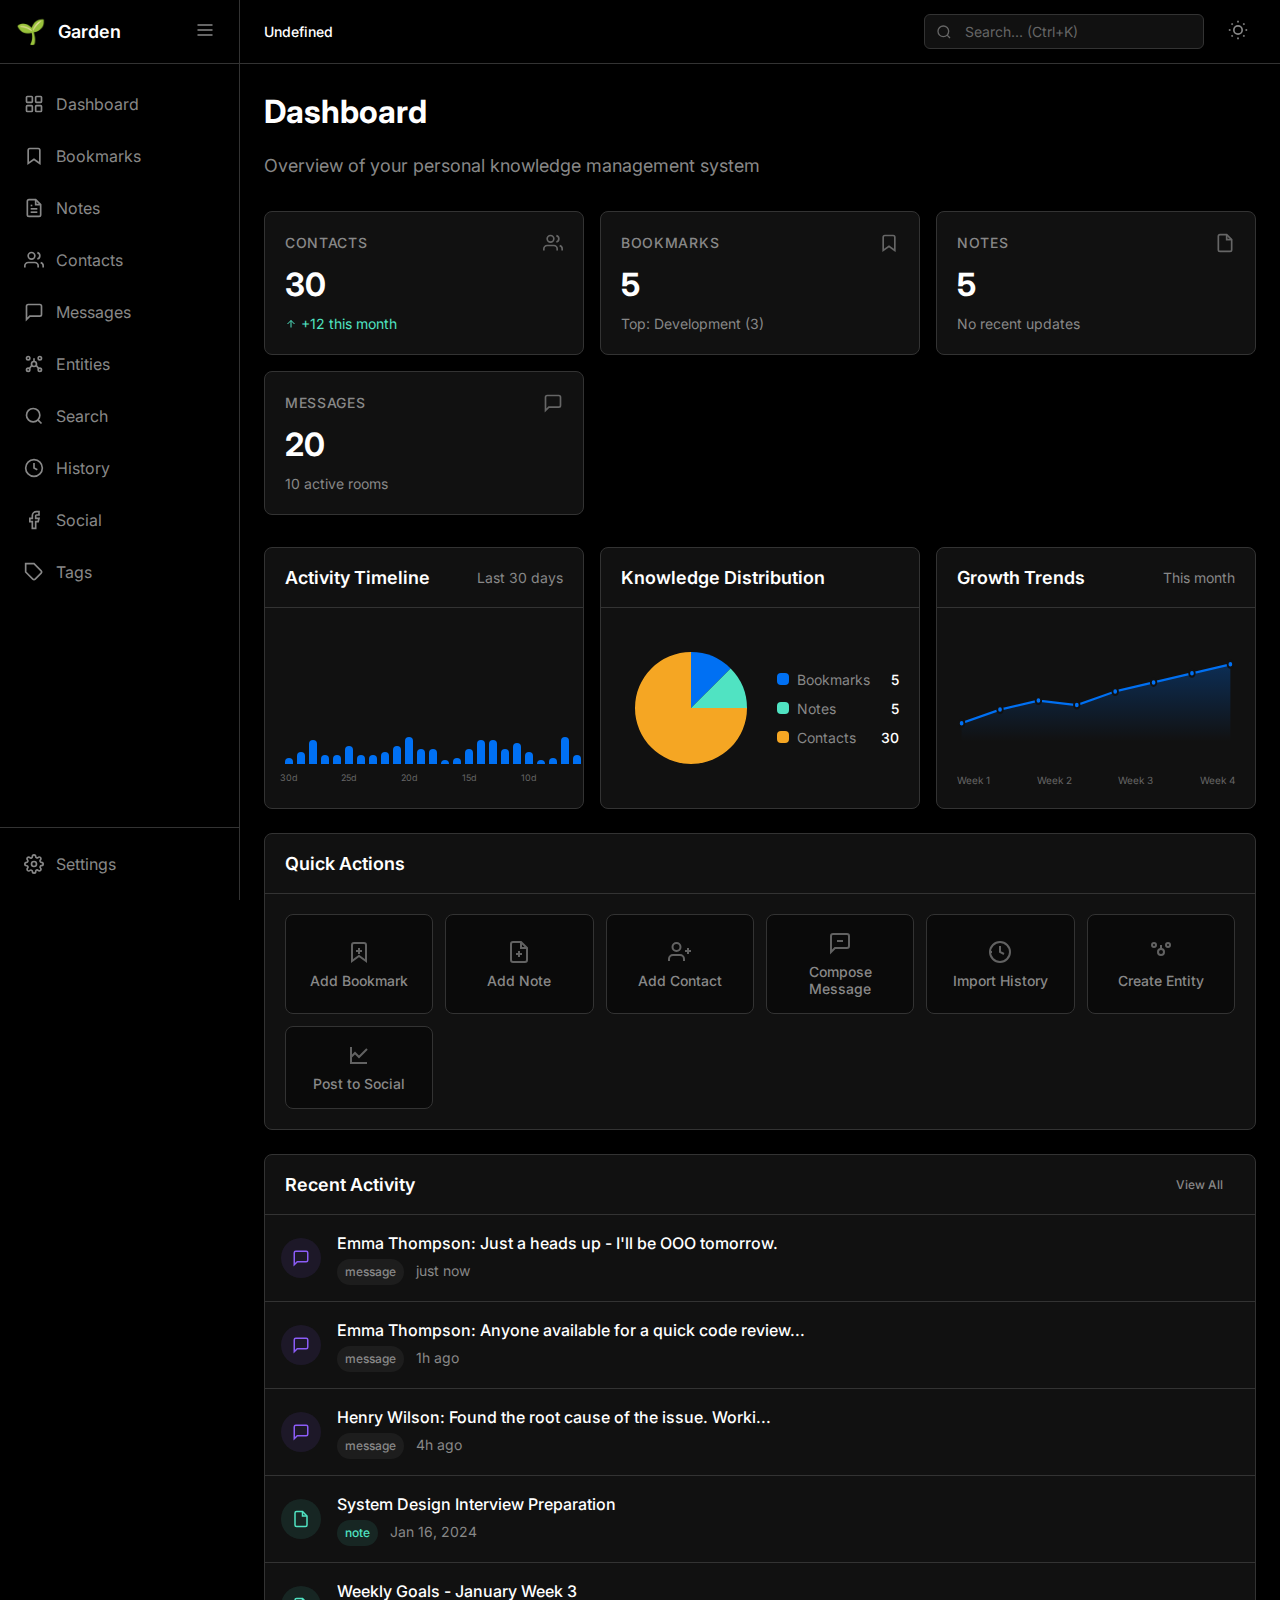
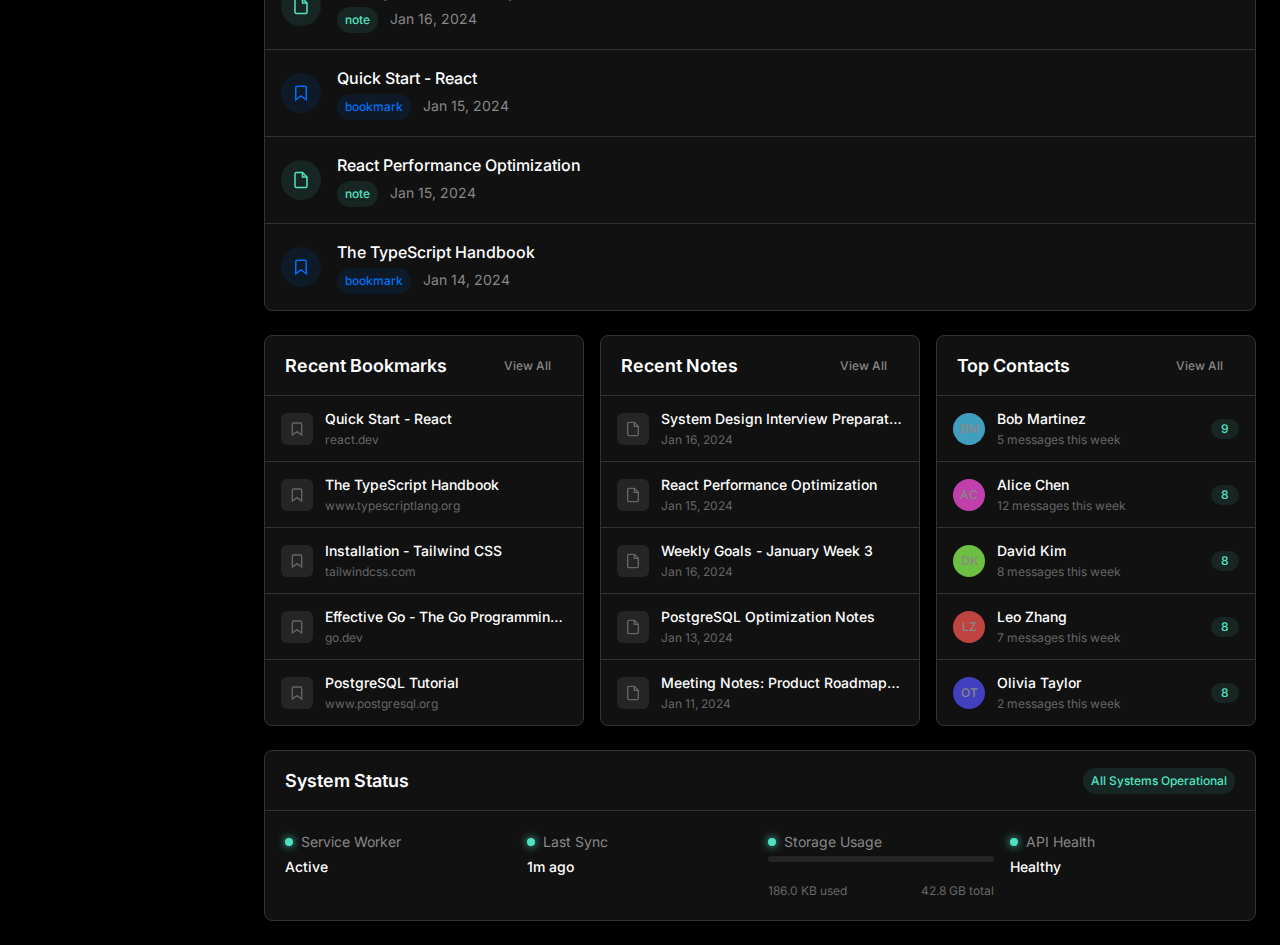
<file: index.html>
<!DOCTYPE html>
<html lang="en">
<head>
    <meta charset="UTF-8">
    <meta name="viewport" content="width=device-width, initial-scale=1.0">
    <title>Garden - Personal Knowledge Management</title>
    <link rel="preconnect" href="https://fonts.googleapis.com">
    <link rel="preconnect" href="https://fonts.gstatic.com" crossorigin>
    <link href="https://fonts.googleapis.com/css2?family=Inter:wght@400;500;600;700&display=swap" rel="stylesheet">
    <link rel="stylesheet" href="styles/main.css">
    <link rel="icon" href="data:image/svg+xml,<svg xmlns='http://www.w3.org/2000/svg' viewBox='0 0 100 100'><text y='.9em' font-size='90'>🌱</text></svg>">
</head>
<body>
    <div id="app">
        <!-- Sidebar Navigation -->
        <aside class="sidebar" id="sidebar">
            <div class="sidebar-header">
                <div class="logo">
                    <span class="logo-icon">🌱</span>
                    <span class="logo-text">Garden</span>
                </div>
                <button class="sidebar-toggle" id="sidebar-toggle" aria-label="Toggle sidebar">
                    <svg width="20" height="20" viewBox="0 0 24 24" fill="none" stroke="currentColor" stroke-width="2">
                        <path d="M3 12h18M3 6h18M3 18h18"/>
                    </svg>
                </button>
            </div>

            <nav class="sidebar-nav">
                <ul class="nav-list">
                    <li class="nav-item">
                        <a href="#/dashboard" class="nav-link" data-route="dashboard">
                            <svg class="nav-icon" width="20" height="20" viewBox="0 0 24 24" fill="none" stroke="currentColor" stroke-width="2">
                                <rect x="3" y="3" width="7" height="7" rx="1"/>
                                <rect x="14" y="3" width="7" height="7" rx="1"/>
                                <rect x="3" y="14" width="7" height="7" rx="1"/>
                                <rect x="14" y="14" width="7" height="7" rx="1"/>
                            </svg>
                            <span class="nav-label">Dashboard</span>
                        </a>
                    </li>
                    <li class="nav-item">
                        <a href="#/bookmarks" class="nav-link" data-route="bookmarks">
                            <svg class="nav-icon" width="20" height="20" viewBox="0 0 24 24" fill="none" stroke="currentColor" stroke-width="2">
                                <path d="M19 21l-7-5-7 5V5a2 2 0 0 1 2-2h10a2 2 0 0 1 2 2z"/>
                            </svg>
                            <span class="nav-label">Bookmarks</span>
                        </a>
                    </li>
                    <li class="nav-item">
                        <a href="#/notes" class="nav-link" data-route="notes">
                            <svg class="nav-icon" width="20" height="20" viewBox="0 0 24 24" fill="none" stroke="currentColor" stroke-width="2">
                                <path d="M14 2H6a2 2 0 0 0-2 2v16a2 2 0 0 0 2 2h12a2 2 0 0 0 2-2V8z"/>
                                <polyline points="14,2 14,8 20,8"/>
                                <line x1="16" y1="13" x2="8" y2="13"/>
                                <line x1="16" y1="17" x2="8" y2="17"/>
                                <polyline points="10,9 9,9 8,9"/>
                            </svg>
                            <span class="nav-label">Notes</span>
                        </a>
                    </li>
                    <li class="nav-item">
                        <a href="#/contacts" class="nav-link" data-route="contacts">
                            <svg class="nav-icon" width="20" height="20" viewBox="0 0 24 24" fill="none" stroke="currentColor" stroke-width="2">
                                <path d="M17 21v-2a4 4 0 0 0-4-4H5a4 4 0 0 0-4 4v2"/>
                                <circle cx="9" cy="7" r="4"/>
                                <path d="M23 21v-2a4 4 0 0 0-3-3.87"/>
                                <path d="M16 3.13a4 4 0 0 1 0 7.75"/>
                            </svg>
                            <span class="nav-label">Contacts</span>
                        </a>
                    </li>
                    <li class="nav-item">
                        <a href="#/messages" class="nav-link" data-route="messages">
                            <svg class="nav-icon" width="20" height="20" viewBox="0 0 24 24" fill="none" stroke="currentColor" stroke-width="2">
                                <path d="M21 15a2 2 0 0 1-2 2H7l-4 4V5a2 2 0 0 1 2-2h14a2 2 0 0 1 2 2z"/>
                            </svg>
                            <span class="nav-label">Messages</span>
                        </a>
                    </li>
                    <li class="nav-item">
                        <a href="#/entities" class="nav-link" data-route="entities">
                            <svg class="nav-icon" width="20" height="20" viewBox="0 0 24 24" fill="none" stroke="currentColor" stroke-width="2">
                                <circle cx="12" cy="12" r="3"/>
                                <circle cx="19" cy="5" r="2"/>
                                <circle cx="5" cy="5" r="2"/>
                                <circle cx="19" cy="19" r="2"/>
                                <circle cx="5" cy="19" r="2"/>
                                <line x1="12" y1="9" x2="12" y2="5"/>
                                <line x1="14.5" y1="13.5" x2="17.5" y2="17.5"/>
                                <line x1="9.5" y1="13.5" x2="6.5" y2="17.5"/>
                            </svg>
                            <span class="nav-label">Entities</span>
                        </a>
                    </li>
                    <li class="nav-item">
                        <a href="#/search" class="nav-link" data-route="search">
                            <svg class="nav-icon" width="20" height="20" viewBox="0 0 24 24" fill="none" stroke="currentColor" stroke-width="2">
                                <circle cx="11" cy="11" r="8"/>
                                <line x1="21" y1="21" x2="16.65" y2="16.65"/>
                            </svg>
                            <span class="nav-label">Search</span>
                        </a>
                    </li>
                    <li class="nav-item">
                        <a href="#/history" class="nav-link" data-route="history">
                            <svg class="nav-icon" width="20" height="20" viewBox="0 0 24 24" fill="none" stroke="currentColor" stroke-width="2">
                                <circle cx="12" cy="12" r="10"/>
                                <polyline points="12,6 12,12 16,14"/>
                            </svg>
                            <span class="nav-label">History</span>
                        </a>
                    </li>
                    <li class="nav-item">
                        <a href="#/social" class="nav-link" data-route="social">
                            <svg class="nav-icon" width="20" height="20" viewBox="0 0 24 24" fill="none" stroke="currentColor" stroke-width="2">
                                <path d="M18 2h-3a5 5 0 0 0-5 5v3H7v4h3v8h4v-8h3l1-4h-4V7a1 1 0 0 1 1-1h3z"/>
                            </svg>
                            <span class="nav-label">Social</span>
                        </a>
                    </li>
                    <li class="nav-item">
                        <a href="#/tags" class="nav-link" data-route="tags">
                            <svg class="nav-icon" width="20" height="20" viewBox="0 0 24 24" fill="none" stroke="currentColor" stroke-width="2">
                                <path d="M20.59 13.41l-7.17 7.17a2 2 0 0 1-2.83 0L2 12V2h10l8.59 8.59a2 2 0 0 1 0 2.82z"/>
                                <line x1="7" y1="7" x2="7.01" y2="7"/>
                            </svg>
                            <span class="nav-label">Tags</span>
                        </a>
                    </li>
                </ul>
            </nav>

            <div class="sidebar-footer">
                <a href="#/settings" class="nav-link" data-route="settings">
                    <svg class="nav-icon" width="20" height="20" viewBox="0 0 24 24" fill="none" stroke="currentColor" stroke-width="2">
                        <circle cx="12" cy="12" r="3"/>
                        <path d="M19.4 15a1.65 1.65 0 0 0 .33 1.82l.06.06a2 2 0 0 1 0 2.83 2 2 0 0 1-2.83 0l-.06-.06a1.65 1.65 0 0 0-1.82-.33 1.65 1.65 0 0 0-1 1.51V21a2 2 0 0 1-2 2 2 2 0 0 1-2-2v-.09A1.65 1.65 0 0 0 9 19.4a1.65 1.65 0 0 0-1.82.33l-.06.06a2 2 0 0 1-2.83 0 2 2 0 0 1 0-2.83l.06-.06a1.65 1.65 0 0 0 .33-1.82 1.65 1.65 0 0 0-1.51-1H3a2 2 0 0 1-2-2 2 2 0 0 1 2-2h.09A1.65 1.65 0 0 0 4.6 9a1.65 1.65 0 0 0-.33-1.82l-.06-.06a2 2 0 0 1 0-2.83 2 2 0 0 1 2.83 0l.06.06a1.65 1.65 0 0 0 1.82.33H9a1.65 1.65 0 0 0 1-1.51V3a2 2 0 0 1 2-2 2 2 0 0 1 2 2v.09a1.65 1.65 0 0 0 1 1.51 1.65 1.65 0 0 0 1.82-.33l.06-.06a2 2 0 0 1 2.83 0 2 2 0 0 1 0 2.83l-.06.06a1.65 1.65 0 0 0-.33 1.82V9a1.65 1.65 0 0 0 1.51 1H21a2 2 0 0 1 2 2 2 2 0 0 1-2 2h-.09a1.65 1.65 0 0 0-1.51 1z"/>
                    </svg>
                    <span class="nav-label">Settings</span>
                </a>
            </div>
        </aside>

        <!-- Main Content Area -->
        <main class="main-content" id="main-content">
            <!-- Top Bar -->
            <header class="top-bar">
                <button class="mobile-menu-toggle" id="mobile-menu-toggle" aria-label="Open menu">
                    <svg width="24" height="24" viewBox="0 0 24 24" fill="none" stroke="currentColor" stroke-width="2">
                        <path d="M3 12h18M3 6h18M3 18h18"/>
                    </svg>
                </button>
                <div class="breadcrumb" id="breadcrumb">
                    <span class="breadcrumb-item">Dashboard</span>
                </div>
                <div class="top-bar-actions">
                    <div class="search-box">
                        <svg class="search-icon" width="16" height="16" viewBox="0 0 24 24" fill="none" stroke="currentColor" stroke-width="2">
                            <circle cx="11" cy="11" r="8"/>
                            <line x1="21" y1="21" x2="16.65" y2="16.65"/>
                        </svg>
                        <input type="text" class="search-input" placeholder="Search... (Ctrl+K)" id="global-search">
                    </div>
                    <button class="icon-button" id="theme-toggle" aria-label="Toggle theme">
                        <svg width="20" height="20" viewBox="0 0 24 24" fill="none" stroke="currentColor" stroke-width="2">
                            <circle cx="12" cy="12" r="5"/>
                            <line x1="12" y1="1" x2="12" y2="3"/>
                            <line x1="12" y1="21" x2="12" y2="23"/>
                            <line x1="4.22" y1="4.22" x2="5.64" y2="5.64"/>
                            <line x1="18.36" y1="18.36" x2="19.78" y2="19.78"/>
                            <line x1="1" y1="12" x2="3" y2="12"/>
                            <line x1="21" y1="12" x2="23" y2="12"/>
                            <line x1="4.22" y1="19.78" x2="5.64" y2="18.36"/>
                            <line x1="18.36" y1="5.64" x2="19.78" y2="4.22"/>
                        </svg>
                    </button>
                </div>
            </header>

            <!-- Page Content -->
            <div class="page-content" id="page-content">
                <!-- Dynamic content loaded here -->
                <div class="loading-state">
                    <div class="loading-spinner"></div>
                    <p>Loading...</p>
                </div>
            </div>
        </main>
    </div>

    <!-- Toast Container -->
    <div class="toast-container" id="toast-container"></div>

    <!-- Modal Container -->
    <div class="modal-overlay" id="modal-overlay">
        <div class="modal" id="modal">
            <div class="modal-header">
                <h2 class="modal-title" id="modal-title"></h2>
                <button class="modal-close" id="modal-close" aria-label="Close modal">
                    <svg width="20" height="20" viewBox="0 0 24 24" fill="none" stroke="currentColor" stroke-width="2">
                        <line x1="18" y1="6" x2="6" y2="18"/>
                        <line x1="6" y1="6" x2="18" y2="18"/>
                    </svg>
                </button>
            </div>
            <div class="modal-body" id="modal-body"></div>
            <div class="modal-footer" id="modal-footer"></div>
        </div>
    </div>

    <!-- Command Palette -->
    <div class="command-palette-overlay" id="command-palette-overlay">
        <div class="command-palette" id="command-palette">
            <div class="command-palette-header">
                <svg class="command-palette-icon" width="20" height="20" viewBox="0 0 24 24" fill="none" stroke="currentColor" stroke-width="2">
                    <circle cx="11" cy="11" r="8"/>
                    <line x1="21" y1="21" x2="16.65" y2="16.65"/>
                </svg>
                <input type="text" class="command-palette-input" id="command-palette-input" placeholder="Type a command or search...">
            </div>
            <div class="command-palette-results" id="command-palette-results"></div>
        </div>
    </div>

    <!-- Scripts -->
    <script src="js/mock-data.js"></script>
    <script src="js/app.js"></script>
    <script>
        // Register service worker for mock API
        if ('serviceWorker' in navigator) {
            navigator.serviceWorker.register('service-worker.js')
                .then(registration => {
                    console.log('Service Worker registered:', registration.scope);
                    // Wait for service worker to be ready before initializing app
                    return navigator.serviceWorker.ready;
                })
                .then(() => {
                    console.log('Service Worker ready');
                    // Initialize app after service worker is ready
                    window.app = new GardenApp();
                })
                .catch(error => {
                    console.error('Service Worker registration failed:', error);
                    // Initialize app anyway for fallback
                    window.app = new GardenApp();
                });
        } else {
            // No service worker support, initialize app directly
            window.app = new GardenApp();
        }
    </script>
</body>
</html>
</file>
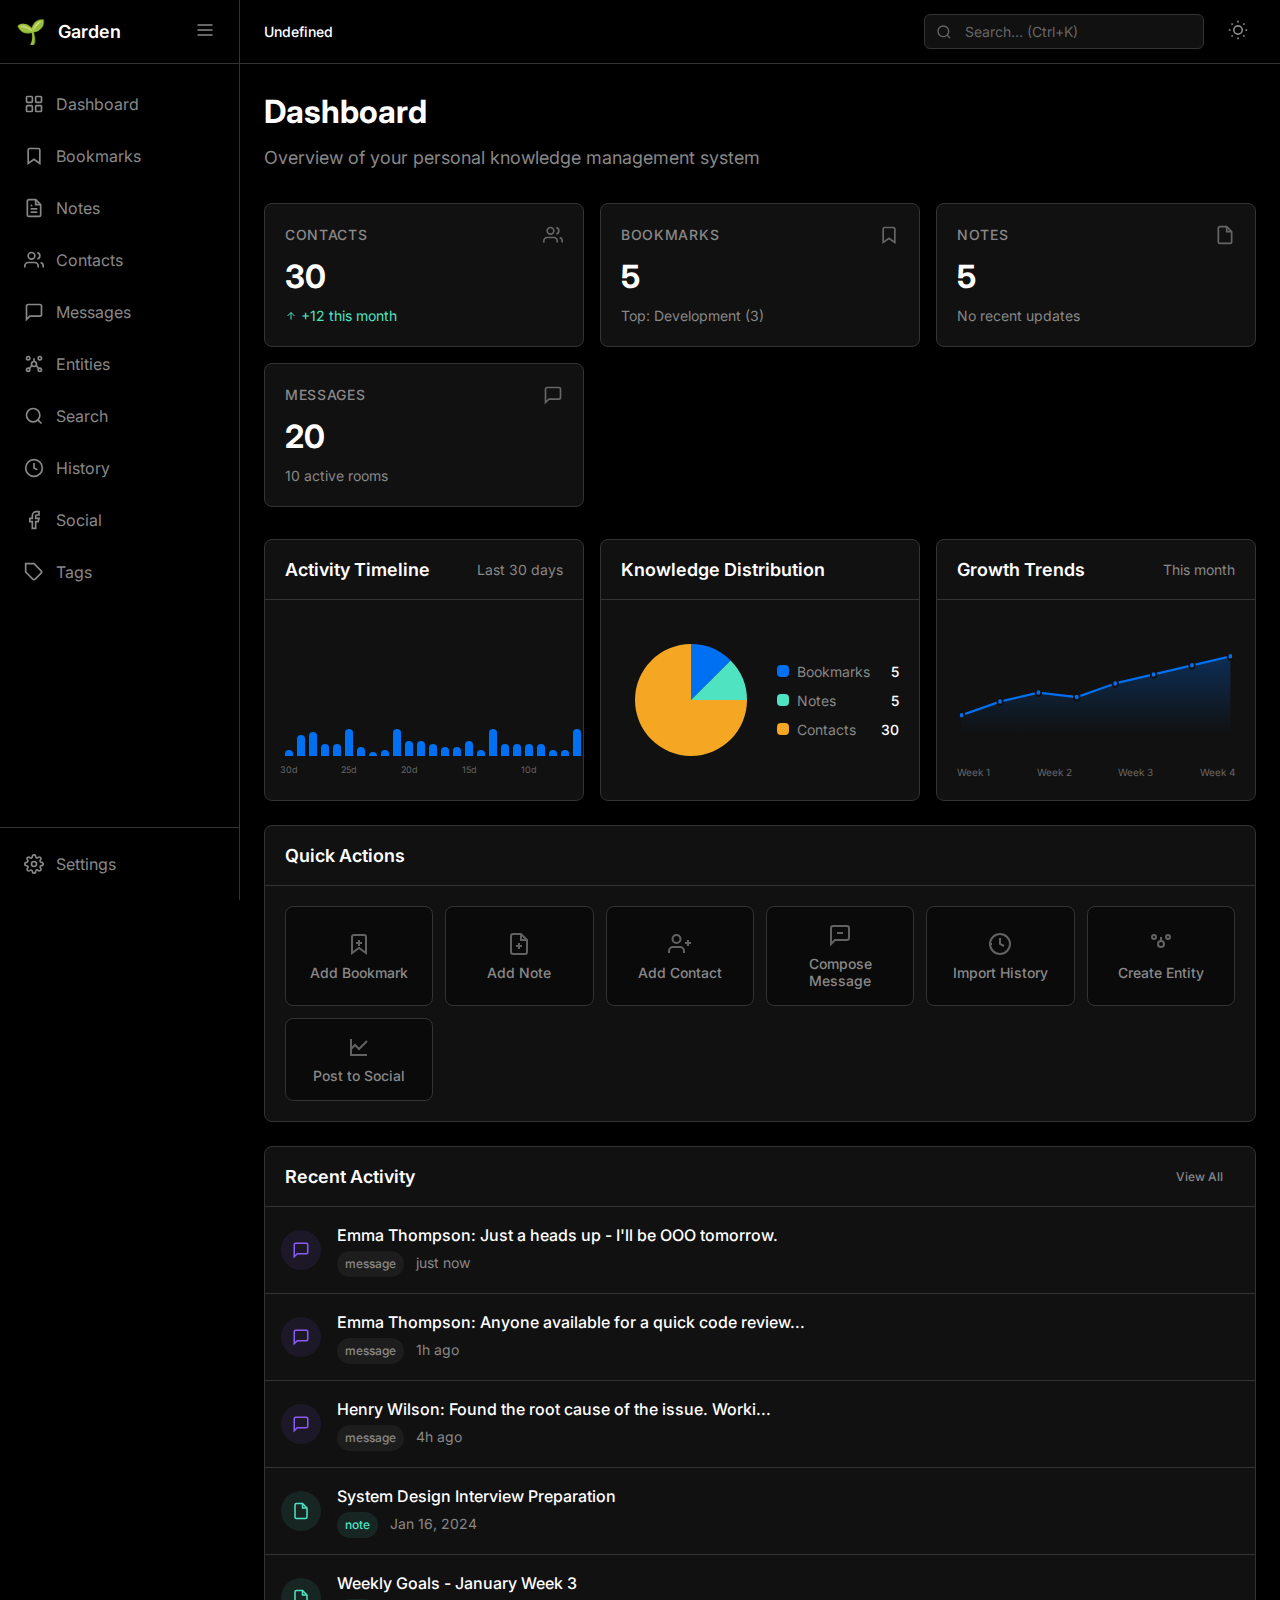
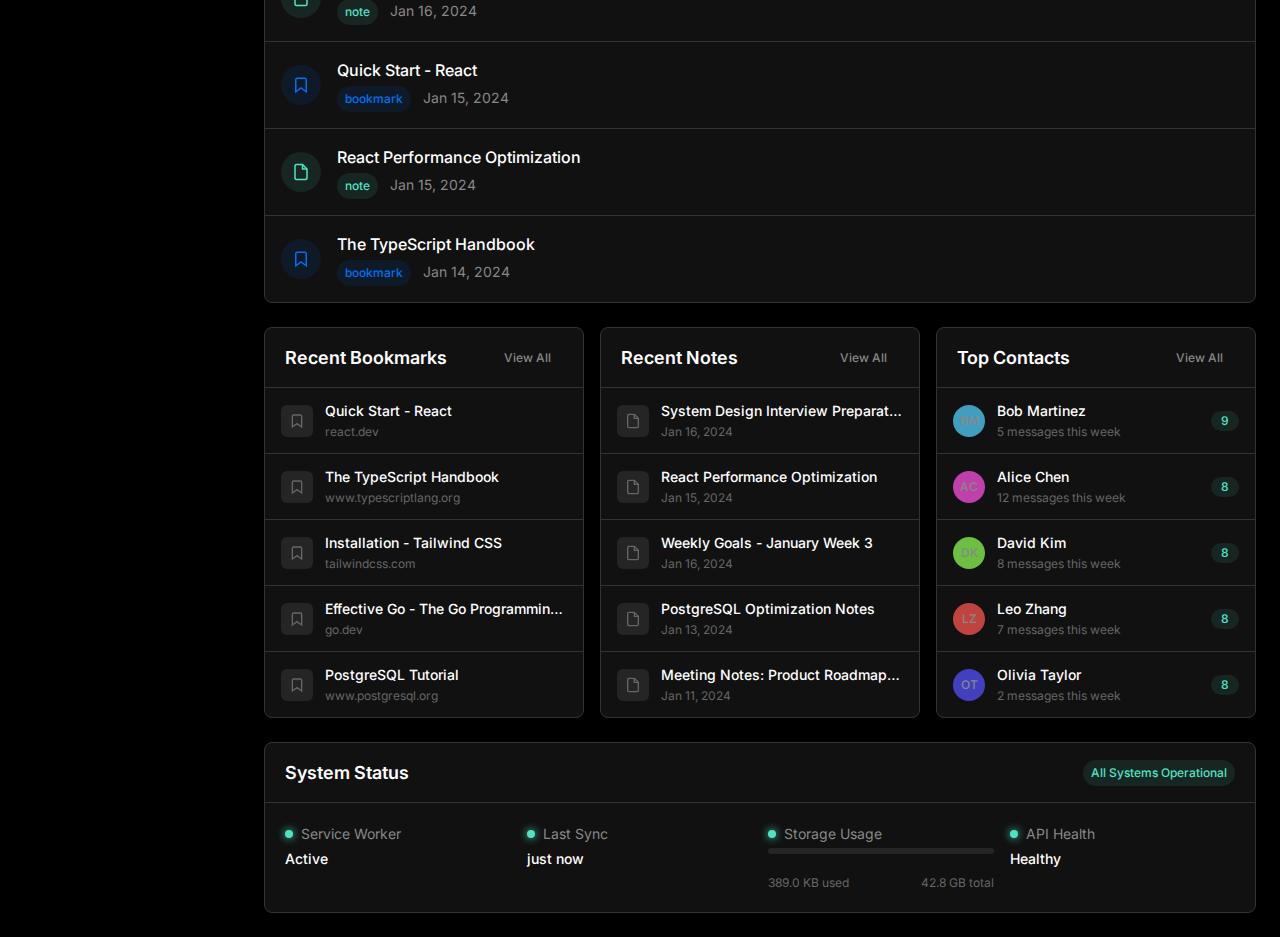
<file: frontend/index.html>
<!DOCTYPE html>
<html lang="en">
<head>
    <meta charset="UTF-8">
    <meta name="viewport" content="width=device-width, initial-scale=1.0">
    <title>Garden - Personal Knowledge Management</title>
    <link rel="preconnect" href="https://fonts.googleapis.com">
    <link rel="preconnect" href="https://fonts.gstatic.com" crossorigin>
    <link href="https://fonts.googleapis.com/css2?family=Inter:wght@400;500;600;700&display=swap" rel="stylesheet">
    <link rel="stylesheet" href="styles/main.css">
    <link rel="icon" href="data:image/svg+xml,<svg xmlns='http://www.w3.org/2000/svg' viewBox='0 0 100 100'><text y='.9em' font-size='90'>🌱</text></svg>">
</head>
<body>
    <div id="app">
        <!-- Sidebar Navigation -->
        <aside class="sidebar" id="sidebar">
            <div class="sidebar-header">
                <div class="logo">
                    <span class="logo-icon">🌱</span>
                    <span class="logo-text">Garden</span>
                </div>
                <button class="sidebar-toggle" id="sidebar-toggle" aria-label="Toggle sidebar">
                    <svg width="20" height="20" viewBox="0 0 24 24" fill="none" stroke="currentColor" stroke-width="2">
                        <path d="M3 12h18M3 6h18M3 18h18"/>
                    </svg>
                </button>
            </div>

            <nav class="sidebar-nav">
                <ul class="nav-list">
                    <li class="nav-item">
                        <a href="#/dashboard" class="nav-link" data-route="dashboard">
                            <svg class="nav-icon" width="20" height="20" viewBox="0 0 24 24" fill="none" stroke="currentColor" stroke-width="2">
                                <rect x="3" y="3" width="7" height="7" rx="1"/>
                                <rect x="14" y="3" width="7" height="7" rx="1"/>
                                <rect x="3" y="14" width="7" height="7" rx="1"/>
                                <rect x="14" y="14" width="7" height="7" rx="1"/>
                            </svg>
                            <span class="nav-label">Dashboard</span>
                        </a>
                    </li>
                    <li class="nav-item">
                        <a href="#/bookmarks" class="nav-link" data-route="bookmarks">
                            <svg class="nav-icon" width="20" height="20" viewBox="0 0 24 24" fill="none" stroke="currentColor" stroke-width="2">
                                <path d="M19 21l-7-5-7 5V5a2 2 0 0 1 2-2h10a2 2 0 0 1 2 2z"/>
                            </svg>
                            <span class="nav-label">Bookmarks</span>
                        </a>
                    </li>
                    <li class="nav-item">
                        <a href="#/notes" class="nav-link" data-route="notes">
                            <svg class="nav-icon" width="20" height="20" viewBox="0 0 24 24" fill="none" stroke="currentColor" stroke-width="2">
                                <path d="M14 2H6a2 2 0 0 0-2 2v16a2 2 0 0 0 2 2h12a2 2 0 0 0 2-2V8z"/>
                                <polyline points="14,2 14,8 20,8"/>
                                <line x1="16" y1="13" x2="8" y2="13"/>
                                <line x1="16" y1="17" x2="8" y2="17"/>
                                <polyline points="10,9 9,9 8,9"/>
                            </svg>
                            <span class="nav-label">Notes</span>
                        </a>
                    </li>
                    <li class="nav-item">
                        <a href="#/contacts" class="nav-link" data-route="contacts">
                            <svg class="nav-icon" width="20" height="20" viewBox="0 0 24 24" fill="none" stroke="currentColor" stroke-width="2">
                                <path d="M17 21v-2a4 4 0 0 0-4-4H5a4 4 0 0 0-4 4v2"/>
                                <circle cx="9" cy="7" r="4"/>
                                <path d="M23 21v-2a4 4 0 0 0-3-3.87"/>
                                <path d="M16 3.13a4 4 0 0 1 0 7.75"/>
                            </svg>
                            <span class="nav-label">Contacts</span>
                        </a>
                    </li>
                    <li class="nav-item">
                        <a href="#/messages" class="nav-link" data-route="messages">
                            <svg class="nav-icon" width="20" height="20" viewBox="0 0 24 24" fill="none" stroke="currentColor" stroke-width="2">
                                <path d="M21 15a2 2 0 0 1-2 2H7l-4 4V5a2 2 0 0 1 2-2h14a2 2 0 0 1 2 2z"/>
                            </svg>
                            <span class="nav-label">Messages</span>
                        </a>
                    </li>
                    <li class="nav-item">
                        <a href="#/entities" class="nav-link" data-route="entities">
                            <svg class="nav-icon" width="20" height="20" viewBox="0 0 24 24" fill="none" stroke="currentColor" stroke-width="2">
                                <circle cx="12" cy="12" r="3"/>
                                <circle cx="19" cy="5" r="2"/>
                                <circle cx="5" cy="5" r="2"/>
                                <circle cx="19" cy="19" r="2"/>
                                <circle cx="5" cy="19" r="2"/>
                                <line x1="12" y1="9" x2="12" y2="5"/>
                                <line x1="14.5" y1="13.5" x2="17.5" y2="17.5"/>
                                <line x1="9.5" y1="13.5" x2="6.5" y2="17.5"/>
                            </svg>
                            <span class="nav-label">Entities</span>
                        </a>
                    </li>
                    <li class="nav-item">
                        <a href="#/search" class="nav-link" data-route="search">
                            <svg class="nav-icon" width="20" height="20" viewBox="0 0 24 24" fill="none" stroke="currentColor" stroke-width="2">
                                <circle cx="11" cy="11" r="8"/>
                                <line x1="21" y1="21" x2="16.65" y2="16.65"/>
                            </svg>
                            <span class="nav-label">Search</span>
                        </a>
                    </li>
                    <li class="nav-item">
                        <a href="#/history" class="nav-link" data-route="history">
                            <svg class="nav-icon" width="20" height="20" viewBox="0 0 24 24" fill="none" stroke="currentColor" stroke-width="2">
                                <circle cx="12" cy="12" r="10"/>
                                <polyline points="12,6 12,12 16,14"/>
                            </svg>
                            <span class="nav-label">History</span>
                        </a>
                    </li>
                    <li class="nav-item">
                        <a href="#/social" class="nav-link" data-route="social">
                            <svg class="nav-icon" width="20" height="20" viewBox="0 0 24 24" fill="none" stroke="currentColor" stroke-width="2">
                                <path d="M18 2h-3a5 5 0 0 0-5 5v3H7v4h3v8h4v-8h3l1-4h-4V7a1 1 0 0 1 1-1h3z"/>
                            </svg>
                            <span class="nav-label">Social</span>
                        </a>
                    </li>
                    <li class="nav-item">
                        <a href="#/tags" class="nav-link" data-route="tags">
                            <svg class="nav-icon" width="20" height="20" viewBox="0 0 24 24" fill="none" stroke="currentColor" stroke-width="2">
                                <path d="M20.59 13.41l-7.17 7.17a2 2 0 0 1-2.83 0L2 12V2h10l8.59 8.59a2 2 0 0 1 0 2.82z"/>
                                <line x1="7" y1="7" x2="7.01" y2="7"/>
                            </svg>
                            <span class="nav-label">Tags</span>
                        </a>
                    </li>
                </ul>
            </nav>

            <div class="sidebar-footer">
                <a href="#/settings" class="nav-link" data-route="settings">
                    <svg class="nav-icon" width="20" height="20" viewBox="0 0 24 24" fill="none" stroke="currentColor" stroke-width="2">
                        <circle cx="12" cy="12" r="3"/>
                        <path d="M19.4 15a1.65 1.65 0 0 0 .33 1.82l.06.06a2 2 0 0 1 0 2.83 2 2 0 0 1-2.83 0l-.06-.06a1.65 1.65 0 0 0-1.82-.33 1.65 1.65 0 0 0-1 1.51V21a2 2 0 0 1-2 2 2 2 0 0 1-2-2v-.09A1.65 1.65 0 0 0 9 19.4a1.65 1.65 0 0 0-1.82.33l-.06.06a2 2 0 0 1-2.83 0 2 2 0 0 1 0-2.83l.06-.06a1.65 1.65 0 0 0 .33-1.82 1.65 1.65 0 0 0-1.51-1H3a2 2 0 0 1-2-2 2 2 0 0 1 2-2h.09A1.65 1.65 0 0 0 4.6 9a1.65 1.65 0 0 0-.33-1.82l-.06-.06a2 2 0 0 1 0-2.83 2 2 0 0 1 2.83 0l.06.06a1.65 1.65 0 0 0 1.82.33H9a1.65 1.65 0 0 0 1-1.51V3a2 2 0 0 1 2-2 2 2 0 0 1 2 2v.09a1.65 1.65 0 0 0 1 1.51 1.65 1.65 0 0 0 1.82-.33l.06-.06a2 2 0 0 1 2.83 0 2 2 0 0 1 0 2.83l-.06.06a1.65 1.65 0 0 0-.33 1.82V9a1.65 1.65 0 0 0 1.51 1H21a2 2 0 0 1 2 2 2 2 0 0 1-2 2h-.09a1.65 1.65 0 0 0-1.51 1z"/>
                    </svg>
                    <span class="nav-label">Settings</span>
                </a>
            </div>
        </aside>

        <!-- Main Content Area -->
        <main class="main-content" id="main-content">
            <!-- Top Bar -->
            <header class="top-bar">
                <button class="mobile-menu-toggle" id="mobile-menu-toggle" aria-label="Open menu">
                    <svg width="24" height="24" viewBox="0 0 24 24" fill="none" stroke="currentColor" stroke-width="2">
                        <path d="M3 12h18M3 6h18M3 18h18"/>
                    </svg>
                </button>
                <div class="breadcrumb" id="breadcrumb">
                    <span class="breadcrumb-item">Dashboard</span>
                </div>
                <div class="top-bar-actions">
                    <div class="search-box">
                        <svg class="search-icon" width="16" height="16" viewBox="0 0 24 24" fill="none" stroke="currentColor" stroke-width="2">
                            <circle cx="11" cy="11" r="8"/>
                            <line x1="21" y1="21" x2="16.65" y2="16.65"/>
                        </svg>
                        <input type="text" class="search-input" placeholder="Search... (Ctrl+K)" id="global-search">
                    </div>
                    <button class="icon-button" id="theme-toggle" aria-label="Toggle theme">
                        <svg width="20" height="20" viewBox="0 0 24 24" fill="none" stroke="currentColor" stroke-width="2">
                            <circle cx="12" cy="12" r="5"/>
                            <line x1="12" y1="1" x2="12" y2="3"/>
                            <line x1="12" y1="21" x2="12" y2="23"/>
                            <line x1="4.22" y1="4.22" x2="5.64" y2="5.64"/>
                            <line x1="18.36" y1="18.36" x2="19.78" y2="19.78"/>
                            <line x1="1" y1="12" x2="3" y2="12"/>
                            <line x1="21" y1="12" x2="23" y2="12"/>
                            <line x1="4.22" y1="19.78" x2="5.64" y2="18.36"/>
                            <line x1="18.36" y1="5.64" x2="19.78" y2="4.22"/>
                        </svg>
                    </button>
                </div>
            </header>

            <!-- Page Content -->
            <div class="page-content" id="page-content">
                <!-- Dynamic content loaded here -->
                <div class="loading-state">
                    <div class="loading-spinner"></div>
                    <p>Loading...</p>
                </div>
            </div>
        </main>
    </div>

    <!-- Toast Container -->
    <div class="toast-container" id="toast-container"></div>

    <!-- Modal Container -->
    <div class="modal-overlay" id="modal-overlay">
        <div class="modal" id="modal">
            <div class="modal-header">
                <h2 class="modal-title" id="modal-title"></h2>
                <button class="modal-close" id="modal-close" aria-label="Close modal">
                    <svg width="20" height="20" viewBox="0 0 24 24" fill="none" stroke="currentColor" stroke-width="2">
                        <line x1="18" y1="6" x2="6" y2="18"/>
                        <line x1="6" y1="6" x2="18" y2="18"/>
                    </svg>
                </button>
            </div>
            <div class="modal-body" id="modal-body"></div>
            <div class="modal-footer" id="modal-footer"></div>
        </div>
    </div>

    <!-- Command Palette -->
    <div class="command-palette-overlay" id="command-palette-overlay">
        <div class="command-palette" id="command-palette">
            <div class="command-palette-header">
                <svg class="command-palette-icon" width="20" height="20" viewBox="0 0 24 24" fill="none" stroke="currentColor" stroke-width="2">
                    <circle cx="11" cy="11" r="8"/>
                    <line x1="21" y1="21" x2="16.65" y2="16.65"/>
                </svg>
                <input type="text" class="command-palette-input" id="command-palette-input" placeholder="Type a command or search...">
            </div>
            <div class="command-palette-results" id="command-palette-results"></div>
        </div>
    </div>

    <!-- Scripts -->
    <script src="js/mock-data.js"></script>
    <script src="js/app.js"></script>
    <script>
        // Register service worker for mock API
        if ('serviceWorker' in navigator) {
            navigator.serviceWorker.register('js/service-worker.js')
                .then(registration => {
                    console.log('Service Worker registered:', registration.scope);
                    // Wait for service worker to be ready before initializing app
                    return navigator.serviceWorker.ready;
                })
                .then(() => {
                    console.log('Service Worker ready');
                    // Initialize app after service worker is ready
                    window.app = new GardenApp();
                })
                .catch(error => {
                    console.error('Service Worker registration failed:', error);
                    // Initialize app anyway for fallback
                    window.app = new GardenApp();
                });
        } else {
            // No service worker support, initialize app directly
            window.app = new GardenApp();
        }
    </script>
</body>
</html>
</file>
<file: styles/main.css>
/* Garden PKM - Main Stylesheet
 * Vercel-inspired dark theme with clean, modern aesthetic
 */

/* ============================================
   CSS Custom Properties (Design Tokens)
   ============================================ */
:root {
    /* Colors - Dark Theme */
    --color-background: #000000;
    --color-background-secondary: #0a0a0a;
    --color-background-elevated: #111111;
    --color-background-hover: #1a1a1a;
    --color-background-active: #252525;

    --color-border: #333333;
    --color-border-light: #2a2a2a;
    --color-border-focus: #555555;

    --color-text-primary: #ffffff;
    --color-text-secondary: #888888;
    --color-text-tertiary: #666666;
    --color-text-muted: #444444;

    /* Accent Colors */
    --color-accent: #0070f3;
    --color-accent-hover: #0060df;
    --color-accent-light: rgba(0, 112, 243, 0.1);

    /* Status Colors */
    --color-success: #50e3c2;
    --color-success-bg: rgba(80, 227, 194, 0.1);
    --color-warning: #f5a623;
    --color-warning-bg: rgba(245, 166, 35, 0.1);
    --color-error: #e00000;
    --color-error-bg: rgba(224, 0, 0, 0.1);
    --color-info: #0070f3;
    --color-info-bg: rgba(0, 112, 243, 0.1);
    --color-pending: #888888;
    --color-pending-bg: rgba(136, 136, 136, 0.1);

    /* Typography */
    --font-family: 'Inter', -apple-system, BlinkMacSystemFont, 'Segoe UI', Roboto, Oxygen, Ubuntu, sans-serif;
    --font-size-xs: 0.75rem;
    --font-size-sm: 0.875rem;
    --font-size-base: 1rem;
    --font-size-lg: 1.125rem;
    --font-size-xl: 1.25rem;
    --font-size-2xl: 1.5rem;
    --font-size-3xl: 2rem;
    --font-size-4xl: 2.5rem;

    --font-weight-normal: 400;
    --font-weight-medium: 500;
    --font-weight-semibold: 600;
    --font-weight-bold: 700;

    --line-height-tight: 1.25;
    --line-height-base: 1.5;
    --line-height-relaxed: 1.75;

    /* Spacing (8px grid) */
    --space-1: 0.25rem;
    --space-2: 0.5rem;
    --space-3: 0.75rem;
    --space-4: 1rem;
    --space-5: 1.25rem;
    --space-6: 1.5rem;
    --space-8: 2rem;
    --space-10: 2.5rem;
    --space-12: 3rem;
    --space-16: 4rem;
    --space-20: 5rem;

    /* Layout */
    --sidebar-width: 240px;
    --sidebar-width-collapsed: 64px;
    --top-bar-height: 64px;
    --content-max-width: 1200px;

    /* Border Radius */
    --radius-sm: 4px;
    --radius-md: 6px;
    --radius-lg: 8px;
    --radius-xl: 12px;
    --radius-full: 9999px;

    /* Shadows */
    --shadow-sm: 0 1px 2px rgba(0, 0, 0, 0.3);
    --shadow-md: 0 4px 6px rgba(0, 0, 0, 0.4);
    --shadow-lg: 0 10px 15px rgba(0, 0, 0, 0.5);
    --shadow-xl: 0 20px 25px rgba(0, 0, 0, 0.6);

    /* Transitions */
    --transition-fast: 150ms ease;
    --transition-base: 200ms ease;
    --transition-slow: 300ms ease;

    /* Z-index layers */
    --z-dropdown: 100;
    --z-sticky: 200;
    --z-modal: 300;
    --z-toast: 400;
    --z-tooltip: 500;
}

/* ============================================
   Reset & Base Styles
   ============================================ */
*, *::before, *::after {
    box-sizing: border-box;
    margin: 0;
    padding: 0;
}

html {
    font-size: 16px;
    -webkit-font-smoothing: antialiased;
    -moz-osx-font-smoothing: grayscale;
}

body {
    font-family: var(--font-family);
    font-size: var(--font-size-base);
    line-height: var(--line-height-base);
    color: var(--color-text-primary);
    background-color: var(--color-background);
    min-height: 100vh;
}

a {
    color: var(--color-accent);
    text-decoration: none;
    transition: color var(--transition-fast);
}

a:hover {
    color: var(--color-accent-hover);
}

button {
    font-family: inherit;
    cursor: pointer;
    border: none;
    background: none;
}

input, textarea, select {
    font-family: inherit;
    font-size: inherit;
}

img {
    max-width: 100%;
    height: auto;
}

ul, ol {
    list-style: none;
}

/* ============================================
   App Layout
   ============================================ */
#app {
    display: flex;
    min-height: 100vh;
}

/* ============================================
   Sidebar
   ============================================ */
.sidebar {
    width: var(--sidebar-width);
    height: 100vh;
    position: fixed;
    top: 0;
    left: 0;
    background-color: var(--color-background);
    border-right: 1px solid var(--color-border);
    display: flex;
    flex-direction: column;
    transition: width var(--transition-base), transform var(--transition-base);
    z-index: var(--z-sticky);
}

.sidebar.collapsed {
    width: var(--sidebar-width-collapsed);
}

.sidebar.collapsed .nav-label,
.sidebar.collapsed .logo-text {
    opacity: 0;
    visibility: hidden;
}

.sidebar-header {
    display: flex;
    align-items: center;
    justify-content: space-between;
    padding: var(--space-4);
    border-bottom: 1px solid var(--color-border);
    height: var(--top-bar-height);
}

.logo {
    display: flex;
    align-items: center;
    gap: var(--space-3);
}

.logo-icon {
    font-size: var(--font-size-2xl);
}

.logo-text {
    font-size: var(--font-size-lg);
    font-weight: var(--font-weight-semibold);
    transition: opacity var(--transition-base);
}

.sidebar-toggle {
    color: var(--color-text-secondary);
    padding: var(--space-2);
    border-radius: var(--radius-md);
    transition: color var(--transition-fast), background-color var(--transition-fast);
}

.sidebar-toggle:hover {
    color: var(--color-text-primary);
    background-color: var(--color-background-hover);
}

.sidebar-nav {
    flex: 1;
    overflow-y: auto;
    padding: var(--space-4) 0;
}

.nav-list {
    display: flex;
    flex-direction: column;
    gap: var(--space-1);
}

.nav-item {
    padding: 0 var(--space-3);
}

.nav-link {
    display: flex;
    align-items: center;
    gap: var(--space-3);
    padding: var(--space-3) var(--space-3);
    color: var(--color-text-secondary);
    border-radius: var(--radius-md);
    transition: all var(--transition-fast);
}

.nav-link:hover {
    color: var(--color-text-primary);
    background-color: var(--color-background-hover);
}

.nav-link.active {
    color: var(--color-text-primary);
    background-color: var(--color-background-active);
}

.nav-icon {
    flex-shrink: 0;
}

.nav-label {
    transition: opacity var(--transition-base);
    white-space: nowrap;
}

.sidebar-footer {
    padding: var(--space-3);
    border-top: 1px solid var(--color-border);
}

/* ============================================
   Main Content
   ============================================ */
.main-content {
    flex: 1;
    margin-left: var(--sidebar-width);
    min-height: 100vh;
    display: flex;
    flex-direction: column;
    transition: margin-left var(--transition-base);
    overflow-x: hidden;
    max-width: 100vw;
}

.sidebar.collapsed ~ .main-content {
    margin-left: var(--sidebar-width-collapsed);
}

/* ============================================
   Top Bar
   ============================================ */
.top-bar {
    height: var(--top-bar-height);
    display: flex;
    align-items: center;
    justify-content: space-between;
    padding: 0 var(--space-6);
    border-bottom: 1px solid var(--color-border);
    background-color: var(--color-background);
    position: sticky;
    top: 0;
    z-index: var(--z-sticky);
}

.mobile-menu-toggle {
    display: none;
    color: var(--color-text-secondary);
    padding: var(--space-2);
    border-radius: var(--radius-md);
}

.breadcrumb {
    display: flex;
    align-items: center;
    gap: var(--space-2);
    color: var(--color-text-secondary);
    font-size: var(--font-size-sm);
}

.breadcrumb-item {
    color: var(--color-text-primary);
    font-weight: var(--font-weight-medium);
}

.breadcrumb-separator {
    color: var(--color-text-tertiary);
}

.top-bar-actions {
    display: flex;
    align-items: center;
    gap: var(--space-4);
}

.search-box {
    position: relative;
    width: 280px;
}

.search-icon {
    position: absolute;
    left: var(--space-3);
    top: 50%;
    transform: translateY(-50%);
    color: var(--color-text-tertiary);
    pointer-events: none;
}

.search-input {
    width: 100%;
    padding: var(--space-2) var(--space-3) var(--space-2) var(--space-10);
    background-color: var(--color-background-elevated);
    border: 1px solid var(--color-border);
    border-radius: var(--radius-md);
    color: var(--color-text-primary);
    font-size: var(--font-size-sm);
    transition: border-color var(--transition-fast), box-shadow var(--transition-fast);
}

.search-input::placeholder {
    color: var(--color-text-tertiary);
}

.search-input:focus {
    outline: none;
    border-color: var(--color-accent);
    box-shadow: 0 0 0 3px var(--color-accent-light);
}

.icon-button {
    color: var(--color-text-secondary);
    padding: var(--space-2);
    border-radius: var(--radius-md);
    transition: color var(--transition-fast), background-color var(--transition-fast);
}

.icon-button:hover {
    color: var(--color-text-primary);
    background-color: var(--color-background-hover);
}

/* ============================================
   Page Content
   ============================================ */
.page-content {
    flex: 1;
    padding: var(--space-6);
    max-width: var(--content-max-width);
    width: 100%;
    margin: 0 auto;
    overflow-x: hidden;
    box-sizing: border-box;
}

.page-header {
    margin-bottom: var(--space-8);
}

.page-title {
    font-size: var(--font-size-3xl);
    font-weight: var(--font-weight-bold);
    margin-bottom: var(--space-2);
}

.page-description {
    color: var(--color-text-secondary);
    font-size: var(--font-size-lg);
}

/* ============================================
   Cards
   ============================================ */
.card {
    background-color: var(--color-background-elevated);
    border: 1px solid var(--color-border);
    border-radius: var(--radius-lg);
    overflow: hidden;
    transition: border-color var(--transition-fast), box-shadow var(--transition-fast);
}

.card:hover {
    border-color: var(--color-border-focus);
}

.card-clickable:hover {
    cursor: pointer;
    box-shadow: var(--shadow-md);
}

.card-header {
    display: flex;
    align-items: center;
    justify-content: space-between;
    padding: var(--space-4) var(--space-5);
    border-bottom: 1px solid var(--color-border);
}

.card-title {
    font-size: var(--font-size-lg);
    font-weight: var(--font-weight-semibold);
}

.card-body {
    padding: var(--space-5);
}

.card-footer {
    display: flex;
    align-items: center;
    justify-content: flex-end;
    gap: var(--space-3);
    padding: var(--space-4) var(--space-5);
    border-top: 1px solid var(--color-border);
}

/* ============================================
   Stats Cards
   ============================================ */
.stats-grid {
    display: grid;
    grid-template-columns: repeat(auto-fit, minmax(240px, 1fr));
    gap: var(--space-4);
    margin-bottom: var(--space-8);
}

.stat-card {
    background-color: var(--color-background-elevated);
    border: 1px solid var(--color-border);
    border-radius: var(--radius-lg);
    padding: var(--space-5);
}

.stat-card-header {
    display: flex;
    align-items: center;
    justify-content: space-between;
    margin-bottom: var(--space-3);
}

.stat-card-title {
    font-size: var(--font-size-sm);
    font-weight: var(--font-weight-medium);
    color: var(--color-text-secondary);
    text-transform: uppercase;
    letter-spacing: 0.05em;
}

.stat-card-icon {
    color: var(--color-text-tertiary);
}

.stat-card-value {
    font-size: var(--font-size-3xl);
    font-weight: var(--font-weight-bold);
    line-height: var(--line-height-tight);
}

.stat-card-change {
    display: flex;
    align-items: center;
    gap: var(--space-1);
    margin-top: var(--space-2);
    font-size: var(--font-size-sm);
}

.stat-card-change.positive {
    color: var(--color-success);
}

.stat-card-change.negative {
    color: var(--color-error);
}

/* ============================================
   Tables
   ============================================ */
.table-container {
    overflow-x: auto;
    border: 1px solid var(--color-border);
    border-radius: var(--radius-lg);
}

.table {
    width: 100%;
    border-collapse: collapse;
}

.table th,
.table td {
    padding: var(--space-3) var(--space-4);
    text-align: left;
    border-bottom: 1px solid var(--color-border);
}

.table th {
    background-color: var(--color-background-secondary);
    font-weight: var(--font-weight-medium);
    font-size: var(--font-size-sm);
    color: var(--color-text-secondary);
    text-transform: uppercase;
    letter-spacing: 0.05em;
}

.table tbody tr {
    transition: background-color var(--transition-fast);
}

.table tbody tr:hover {
    background-color: var(--color-background-hover);
}

.table tbody tr:last-child td {
    border-bottom: none;
}

/* ============================================
   Buttons
   ============================================ */
.btn {
    display: inline-flex;
    align-items: center;
    justify-content: center;
    gap: var(--space-2);
    padding: var(--space-2) var(--space-4);
    font-size: var(--font-size-sm);
    font-weight: var(--font-weight-medium);
    border-radius: var(--radius-md);
    transition: all var(--transition-fast);
    white-space: nowrap;
}

.btn-primary {
    background-color: var(--color-accent);
    color: var(--color-text-primary);
}

.btn-primary:hover {
    background-color: var(--color-accent-hover);
}

.btn-secondary {
    background-color: var(--color-background-elevated);
    color: var(--color-text-primary);
    border: 1px solid var(--color-border);
}

.btn-secondary:hover {
    background-color: var(--color-background-hover);
    border-color: var(--color-border-focus);
}

.btn-ghost {
    color: var(--color-text-secondary);
}

.btn-ghost:hover {
    color: var(--color-text-primary);
    background-color: var(--color-background-hover);
}

.btn-danger {
    background-color: var(--color-error);
    color: var(--color-text-primary);
}

.btn-danger:hover {
    background-color: #cc0000;
}

.btn-sm {
    padding: var(--space-1) var(--space-3);
    font-size: var(--font-size-xs);
}

.btn-lg {
    padding: var(--space-3) var(--space-6);
    font-size: var(--font-size-base);
}

.btn:disabled {
    opacity: 0.5;
    cursor: not-allowed;
}

/* ============================================
   Forms
   ============================================ */
.form-group {
    margin-bottom: var(--space-4);
}

.form-label {
    display: block;
    margin-bottom: var(--space-2);
    font-size: var(--font-size-sm);
    font-weight: var(--font-weight-medium);
    color: var(--color-text-secondary);
}

.form-input,
.form-textarea,
.form-select {
    width: 100%;
    padding: var(--space-3);
    background-color: var(--color-background-elevated);
    border: 1px solid var(--color-border);
    border-radius: var(--radius-md);
    color: var(--color-text-primary);
    font-size: var(--font-size-base);
    transition: border-color var(--transition-fast), box-shadow var(--transition-fast);
}

.form-input::placeholder,
.form-textarea::placeholder {
    color: var(--color-text-tertiary);
}

.form-input:focus,
.form-textarea:focus,
.form-select:focus {
    outline: none;
    border-color: var(--color-accent);
    box-shadow: 0 0 0 3px var(--color-accent-light);
}

.form-textarea {
    min-height: 120px;
    resize: vertical;
}

.form-select {
    appearance: none;
    background-image: url("data:image/svg+xml,%3Csvg xmlns='http://www.w3.org/2000/svg' width='12' height='12' viewBox='0 0 24 24' fill='none' stroke='%23888888' stroke-width='2'%3E%3Cpath d='M6 9l6 6 6-6'/%3E%3C/svg%3E");
    background-repeat: no-repeat;
    background-position: right var(--space-3) center;
    padding-right: var(--space-10);
}

.form-helper {
    margin-top: var(--space-1);
    font-size: var(--font-size-sm);
    color: var(--color-text-tertiary);
}

.form-error {
    color: var(--color-error);
}

/* ============================================
   Badges & Tags
   ============================================ */
.badge {
    display: inline-flex;
    align-items: center;
    padding: var(--space-1) var(--space-2);
    font-size: var(--font-size-xs);
    font-weight: var(--font-weight-medium);
    border-radius: var(--radius-full);
}

.badge-success {
    background-color: var(--color-success-bg);
    color: var(--color-success);
}

.badge-warning {
    background-color: var(--color-warning-bg);
    color: var(--color-warning);
}

.badge-error {
    background-color: var(--color-error-bg);
    color: var(--color-error);
}

.badge-info {
    background-color: var(--color-info-bg);
    color: var(--color-info);
}

.badge-pending {
    background-color: var(--color-pending-bg);
    color: var(--color-pending);
}

.tag {
    display: inline-flex;
    align-items: center;
    gap: var(--space-1);
    padding: var(--space-1) var(--space-2);
    background-color: var(--color-background-active);
    border: 1px solid var(--color-border);
    border-radius: var(--radius-sm);
    font-size: var(--font-size-xs);
    color: var(--color-text-secondary);
    transition: all var(--transition-fast);
}

.tag:hover {
    background-color: var(--color-background-hover);
    color: var(--color-text-primary);
}

.tag-list {
    display: flex;
    flex-wrap: wrap;
    gap: var(--space-2);
}

/* ============================================
   Loading States
   ============================================ */
.loading-state {
    display: flex;
    flex-direction: column;
    align-items: center;
    justify-content: center;
    padding: var(--space-16);
    color: var(--color-text-secondary);
}

.loading-spinner {
    width: 32px;
    height: 32px;
    border: 2px solid var(--color-border);
    border-top-color: var(--color-accent);
    border-radius: 50%;
    animation: spin 0.8s linear infinite;
    margin-bottom: var(--space-4);
}

@keyframes spin {
    to {
        transform: rotate(360deg);
    }
}

.skeleton {
    background: linear-gradient(90deg, var(--color-background-elevated) 25%, var(--color-background-hover) 50%, var(--color-background-elevated) 75%);
    background-size: 200% 100%;
    animation: shimmer 1.5s infinite;
    border-radius: var(--radius-md);
}

@keyframes shimmer {
    0% {
        background-position: 200% 0;
    }
    100% {
        background-position: -200% 0;
    }
}

/* ============================================
   Empty States
   ============================================ */
.empty-state {
    display: flex;
    flex-direction: column;
    align-items: center;
    justify-content: center;
    padding: var(--space-16);
    text-align: center;
}

.empty-state-icon {
    color: var(--color-text-tertiary);
    margin-bottom: var(--space-4);
}

.empty-state-title {
    font-size: var(--font-size-lg);
    font-weight: var(--font-weight-semibold);
    margin-bottom: var(--space-2);
}

.empty-state-description {
    color: var(--color-text-secondary);
    margin-bottom: var(--space-6);
    max-width: 400px;
}

/* ============================================
   Toast Notifications
   ============================================ */
.toast-container {
    position: fixed;
    bottom: var(--space-6);
    right: var(--space-6);
    display: flex;
    flex-direction: column;
    gap: var(--space-3);
    z-index: var(--z-toast);
}

.toast {
    display: flex;
    align-items: center;
    gap: var(--space-3);
    padding: var(--space-3) var(--space-4);
    background-color: var(--color-background-elevated);
    border: 1px solid var(--color-border);
    border-radius: var(--radius-lg);
    box-shadow: var(--shadow-lg);
    min-width: 300px;
    max-width: 450px;
    animation: slideIn 0.3s ease;
}

@keyframes slideIn {
    from {
        transform: translateX(100%);
        opacity: 0;
    }
    to {
        transform: translateX(0);
        opacity: 1;
    }
}

.toast.toast-exit {
    animation: slideOut 0.3s ease forwards;
}

@keyframes slideOut {
    from {
        transform: translateX(0);
        opacity: 1;
    }
    to {
        transform: translateX(100%);
        opacity: 0;
    }
}

.toast-icon {
    flex-shrink: 0;
}

.toast-success .toast-icon {
    color: var(--color-success);
}

.toast-warning .toast-icon {
    color: var(--color-warning);
}

.toast-error .toast-icon {
    color: var(--color-error);
}

.toast-info .toast-icon {
    color: var(--color-info);
}

.toast-content {
    flex: 1;
}

.toast-title {
    font-weight: var(--font-weight-medium);
    margin-bottom: var(--space-1);
}

.toast-message {
    font-size: var(--font-size-sm);
    color: var(--color-text-secondary);
}

.toast-close {
    color: var(--color-text-tertiary);
    padding: var(--space-1);
    border-radius: var(--radius-sm);
    transition: color var(--transition-fast);
}

.toast-close:hover {
    color: var(--color-text-primary);
}

/* ============================================
   Modal
   ============================================ */
.modal-overlay {
    position: fixed;
    inset: 0;
    background-color: rgba(0, 0, 0, 0.8);
    display: flex;
    align-items: center;
    justify-content: center;
    z-index: var(--z-modal);
    opacity: 0;
    visibility: hidden;
    transition: opacity var(--transition-base), visibility var(--transition-base);
}

.modal-overlay.active {
    opacity: 1;
    visibility: visible;
}

.modal {
    background-color: var(--color-background-elevated);
    border: 1px solid var(--color-border);
    border-radius: var(--radius-xl);
    width: 100%;
    max-width: 500px;
    max-height: 85vh;
    display: flex;
    flex-direction: column;
    transform: scale(0.95);
    transition: transform var(--transition-base);
    margin: var(--space-4);
}

.modal-overlay.active .modal {
    transform: scale(1);
}

.modal-header {
    display: flex;
    align-items: center;
    justify-content: space-between;
    padding: var(--space-4) var(--space-5);
    border-bottom: 1px solid var(--color-border);
}

.modal-title {
    font-size: var(--font-size-lg);
    font-weight: var(--font-weight-semibold);
}

.modal-close {
    color: var(--color-text-tertiary);
    padding: var(--space-2);
    border-radius: var(--radius-md);
    transition: color var(--transition-fast), background-color var(--transition-fast);
}

.modal-close:hover {
    color: var(--color-text-primary);
    background-color: var(--color-background-hover);
}

.modal-body {
    flex: 1;
    padding: var(--space-5);
    overflow-y: auto;
}

.modal-footer {
    display: flex;
    align-items: center;
    justify-content: flex-end;
    gap: var(--space-3);
    padding: var(--space-4) var(--space-5);
    border-top: 1px solid var(--color-border);
}

/* ============================================
   Command Palette
   ============================================ */
.command-palette-overlay {
    position: fixed;
    inset: 0;
    background-color: rgba(0, 0, 0, 0.8);
    display: flex;
    align-items: flex-start;
    justify-content: center;
    padding-top: 15vh;
    z-index: var(--z-modal);
    opacity: 0;
    visibility: hidden;
    transition: opacity var(--transition-base), visibility var(--transition-base);
}

.command-palette-overlay.active {
    opacity: 1;
    visibility: visible;
}

.command-palette {
    background-color: var(--color-background-elevated);
    border: 1px solid var(--color-border);
    border-radius: var(--radius-xl);
    width: 100%;
    max-width: 600px;
    max-height: 400px;
    display: flex;
    flex-direction: column;
    overflow: hidden;
    transform: scale(0.95) translateY(-10px);
    transition: transform var(--transition-base);
    margin: 0 var(--space-4);
}

.command-palette-overlay.active .command-palette {
    transform: scale(1) translateY(0);
}

.command-palette-header {
    display: flex;
    align-items: center;
    gap: var(--space-3);
    padding: var(--space-4);
    border-bottom: 1px solid var(--color-border);
}

.command-palette-icon {
    color: var(--color-text-tertiary);
    flex-shrink: 0;
}

.command-palette-input {
    flex: 1;
    background: none;
    border: none;
    color: var(--color-text-primary);
    font-size: var(--font-size-lg);
    outline: none;
}

.command-palette-input::placeholder {
    color: var(--color-text-tertiary);
}

.command-palette-results {
    flex: 1;
    overflow-y: auto;
    padding: var(--space-2);
}

.command-palette-item {
    display: flex;
    align-items: center;
    gap: var(--space-3);
    padding: var(--space-3) var(--space-4);
    border-radius: var(--radius-md);
    cursor: pointer;
    transition: background-color var(--transition-fast);
}

.command-palette-item:hover,
.command-palette-item.active {
    background-color: var(--color-background-hover);
}

.command-palette-item-icon {
    color: var(--color-text-tertiary);
}

.command-palette-item-label {
    flex: 1;
}

.command-palette-item-shortcut {
    font-size: var(--font-size-xs);
    color: var(--color-text-tertiary);
    display: flex;
    gap: var(--space-1);
}

.command-palette-item-shortcut kbd {
    padding: var(--space-1) var(--space-2);
    background-color: var(--color-background-active);
    border: 1px solid var(--color-border);
    border-radius: var(--radius-sm);
    font-family: inherit;
}

/* ============================================
   Pagination
   ============================================ */
.pagination {
    display: flex;
    align-items: center;
    justify-content: center;
    gap: var(--space-2);
    margin-top: var(--space-6);
}

.pagination-btn {
    display: flex;
    align-items: center;
    justify-content: center;
    width: 36px;
    height: 36px;
    border: 1px solid var(--color-border);
    border-radius: var(--radius-md);
    color: var(--color-text-secondary);
    font-size: var(--font-size-sm);
    transition: all var(--transition-fast);
}

.pagination-btn:hover:not(:disabled) {
    background-color: var(--color-background-hover);
    border-color: var(--color-border-focus);
    color: var(--color-text-primary);
}

.pagination-btn.active {
    background-color: var(--color-accent);
    border-color: var(--color-accent);
    color: var(--color-text-primary);
}

.pagination-btn:disabled {
    opacity: 0.5;
    cursor: not-allowed;
}

.pagination-ellipsis {
    color: var(--color-text-tertiary);
}

/* ============================================
   Avatar
   ============================================ */
.avatar {
    display: flex;
    align-items: center;
    justify-content: center;
    width: 40px;
    height: 40px;
    border-radius: 50%;
    background-color: var(--color-background-active);
    color: var(--color-text-secondary);
    font-weight: var(--font-weight-medium);
    font-size: var(--font-size-sm);
    text-transform: uppercase;
}

.avatar-sm {
    width: 32px;
    height: 32px;
    font-size: var(--font-size-xs);
}

.avatar-lg {
    width: 64px;
    height: 64px;
    font-size: var(--font-size-xl);
}

.avatar-group {
    display: flex;
}

.avatar-group .avatar {
    border: 2px solid var(--color-background);
    margin-left: -8px;
}

.avatar-group .avatar:first-child {
    margin-left: 0;
}

/* ============================================
   Progress Bar
   ============================================ */
.progress {
    height: 4px;
    background-color: var(--color-background-active);
    border-radius: var(--radius-full);
    overflow: hidden;
}

.progress-bar {
    height: 100%;
    background-color: var(--color-accent);
    border-radius: var(--radius-full);
    transition: width var(--transition-slow);
}

/* ============================================
   Tabs
   ============================================ */
.tabs {
    display: flex;
    border-bottom: 1px solid var(--color-border);
    margin-bottom: var(--space-6);
}

.tab {
    padding: var(--space-3) var(--space-4);
    color: var(--color-text-secondary);
    font-size: var(--font-size-sm);
    font-weight: var(--font-weight-medium);
    border-bottom: 2px solid transparent;
    margin-bottom: -1px;
    transition: all var(--transition-fast);
}

.tab:hover {
    color: var(--color-text-primary);
}

.tab.active {
    color: var(--color-text-primary);
    border-bottom-color: var(--color-accent);
}

/* ============================================
   Grid Layouts
   ============================================ */
.grid {
    display: grid;
    gap: var(--space-4);
}

.grid-cols-2 {
    grid-template-columns: repeat(2, 1fr);
}

.grid-cols-3 {
    grid-template-columns: repeat(3, 1fr);
}

.grid-cols-4 {
    grid-template-columns: repeat(4, 1fr);
}

/* ============================================
   List Items
   ============================================ */
.list-item {
    display: flex;
    align-items: center;
    gap: var(--space-4);
    padding: var(--space-4);
    border-bottom: 1px solid var(--color-border);
    transition: background-color var(--transition-fast);
}

.list-item:hover {
    background-color: var(--color-background-hover);
}

.list-item:last-child {
    border-bottom: none;
}

.list-item-content {
    flex: 1;
    min-width: 0;
}

.list-item-title {
    font-weight: var(--font-weight-medium);
    margin-bottom: var(--space-1);
    white-space: nowrap;
    overflow: hidden;
    text-overflow: ellipsis;
}

.list-item-subtitle {
    font-size: var(--font-size-sm);
    color: var(--color-text-secondary);
}

.list-item-actions {
    display: flex;
    gap: var(--space-2);
}

/* ============================================
   Tooltips
   ============================================ */
.tooltip {
    position: relative;
}

.tooltip::after {
    content: attr(data-tooltip);
    position: absolute;
    bottom: 100%;
    left: 50%;
    transform: translateX(-50%);
    padding: var(--space-2) var(--space-3);
    background-color: var(--color-background-elevated);
    border: 1px solid var(--color-border);
    border-radius: var(--radius-md);
    font-size: var(--font-size-sm);
    white-space: nowrap;
    opacity: 0;
    visibility: hidden;
    transition: opacity var(--transition-fast), visibility var(--transition-fast);
    z-index: var(--z-tooltip);
    margin-bottom: var(--space-2);
}

.tooltip:hover::after {
    opacity: 1;
    visibility: visible;
}

/* ============================================
   Dropdown
   ============================================ */
.dropdown {
    position: relative;
}

.dropdown-menu {
    position: absolute;
    top: 100%;
    right: 0;
    min-width: 180px;
    background-color: var(--color-background-elevated);
    border: 1px solid var(--color-border);
    border-radius: var(--radius-lg);
    box-shadow: var(--shadow-lg);
    z-index: var(--z-dropdown);
    opacity: 0;
    visibility: hidden;
    transform: translateY(-10px);
    transition: all var(--transition-fast);
    margin-top: var(--space-2);
    padding: var(--space-2);
}

.dropdown.active .dropdown-menu {
    opacity: 1;
    visibility: visible;
    transform: translateY(0);
}

.dropdown-item {
    display: flex;
    align-items: center;
    gap: var(--space-3);
    padding: var(--space-2) var(--space-3);
    border-radius: var(--radius-md);
    color: var(--color-text-secondary);
    font-size: var(--font-size-sm);
    cursor: pointer;
    transition: all var(--transition-fast);
}

.dropdown-item:hover {
    background-color: var(--color-background-hover);
    color: var(--color-text-primary);
}

.dropdown-divider {
    height: 1px;
    background-color: var(--color-border);
    margin: var(--space-2) 0;
}

/* ============================================
   Code
   ============================================ */
.code {
    font-family: 'SF Mono', Monaco, 'Courier New', monospace;
    font-size: var(--font-size-sm);
    padding: var(--space-1) var(--space-2);
    background-color: var(--color-background-active);
    border-radius: var(--radius-sm);
}

.code-block {
    display: block;
    padding: var(--space-4);
    background-color: var(--color-background-secondary);
    border: 1px solid var(--color-border);
    border-radius: var(--radius-lg);
    overflow-x: auto;
    white-space: pre;
}

/* ============================================
   Utility Classes
   ============================================ */
.text-center { text-align: center; }
.text-right { text-align: right; }
.text-muted { color: var(--color-text-secondary); }
.text-sm { font-size: var(--font-size-sm); }
.text-xs { font-size: var(--font-size-xs); }
.text-success { color: var(--color-success); }
.text-error { color: var(--color-error); }
.text-warning { color: var(--color-warning); }
.text-2xl { font-size: var(--font-size-2xl); }
.font-medium { font-weight: var(--font-weight-medium); }
.font-semibold { font-weight: var(--font-weight-semibold); }
.flex-wrap { flex-wrap: wrap; }
.gap-3 { gap: var(--space-3); }
.mt-2 { margin-top: var(--space-2); }
.ml-2 { margin-left: var(--space-2); }
.p-2 { padding: var(--space-2); }
.p-3 { padding: var(--space-3); }
.p-4 { padding: var(--space-4); }

.flex { display: flex; }
.flex-col { flex-direction: column; }
.items-center { align-items: center; }
.justify-between { justify-content: space-between; }
.gap-2 { gap: var(--space-2); }
.gap-4 { gap: var(--space-4); }

.mb-2 { margin-bottom: var(--space-2); }
.mb-4 { margin-bottom: var(--space-4); }
.mb-6 { margin-bottom: var(--space-6); }
.mt-4 { margin-top: var(--space-4); }
.mt-6 { margin-top: var(--space-6); }

.truncate {
    white-space: nowrap;
    overflow: hidden;
    text-overflow: ellipsis;
}

.sr-only {
    position: absolute;
    width: 1px;
    height: 1px;
    padding: 0;
    margin: -1px;
    overflow: hidden;
    clip: rect(0, 0, 0, 0);
    border: 0;
}

/* ============================================
   Standardized Layout System
   ============================================ */

/*
 * Layout Tokens - Standardized spacing for consistent layouts
 * Use these variables for all page and section spacing
 */
:root {
    /* Page content spacing */
    --layout-page-padding: var(--space-6);
    --layout-page-padding-mobile: var(--space-4);

    /* Section spacing */
    --layout-section-gap: var(--space-6);
    --layout-section-gap-mobile: var(--space-4);

    /* Card/component gaps */
    --layout-card-gap: var(--space-4);
    --layout-card-gap-mobile: var(--space-3);

    /* Header bottom margin */
    --layout-header-margin: var(--space-6);
    --layout-header-margin-mobile: var(--space-4);
}

/*
 * Page Layout Types
 * Use one of these on the outermost container in each view
 */

/* Standard page layout - for most pages */
.page-layout {
    display: flex;
    flex-direction: column;
    gap: var(--layout-section-gap);
}

/* Full-height layout - for immersive views like notes, messages */
.page-layout-full {
    display: flex;
    flex-direction: column;
    height: calc(100vh - var(--top-bar-height));
    overflow: hidden;
}

.page-layout-full .page-content {
    padding: 0;
}

/* Sidebar layout - for pages with a side panel */
.page-layout-sidebar {
    display: flex;
    gap: var(--layout-section-gap);
    min-height: 0;
}

.page-layout-sidebar > .page-sidebar {
    width: 240px;
    flex-shrink: 0;
    position: sticky;
    top: calc(var(--top-bar-height) + var(--layout-page-padding));
    height: fit-content;
    max-height: calc(100vh - var(--top-bar-height) - (var(--layout-page-padding) * 2));
    overflow-y: auto;
}

.page-layout-sidebar > .page-main {
    flex: 1;
    min-width: 0;
    display: flex;
    flex-direction: column;
    gap: var(--layout-section-gap);
}

/*
 * Page Header - Standardized header component
 * Use at top of every page for consistent styling
 */
.page-header {
    display: flex;
    flex-direction: column;
    gap: var(--space-2);
}

.page-header-row {
    display: flex;
    align-items: flex-start;
    justify-content: space-between;
    gap: var(--space-4);
    flex-wrap: wrap;
}

.page-header-content {
    flex: 1;
    min-width: 0;
}

.page-header-actions {
    display: flex;
    align-items: center;
    gap: var(--space-3);
    flex-shrink: 0;
}

/*
 * Section - Standardized content sections
 * Use for grouping related content with consistent spacing
 */
.section {
    display: flex;
    flex-direction: column;
    gap: var(--layout-card-gap);
}

.section-header {
    display: flex;
    align-items: center;
    justify-content: space-between;
    gap: var(--space-4);
}

.section-title {
    font-size: var(--font-size-lg);
    font-weight: var(--font-weight-semibold);
    color: var(--color-text-primary);
}

.section-subtitle {
    font-size: var(--font-size-sm);
    color: var(--color-text-secondary);
}

.section-actions {
    display: flex;
    align-items: center;
    gap: var(--space-2);
}

/*
 * Content Grid - Standardized grid for cards and items
 */
.content-grid {
    display: grid;
    gap: var(--layout-card-gap);
}

.content-grid-2 {
    grid-template-columns: repeat(2, 1fr);
}

.content-grid-3 {
    grid-template-columns: repeat(3, 1fr);
}

.content-grid-4 {
    grid-template-columns: repeat(4, 1fr);
}

.content-grid-auto {
    grid-template-columns: repeat(auto-fill, minmax(280px, 1fr));
}

/*
 * Filter Bar - Standardized filter/search bar component
 */
.filter-bar {
    display: flex;
    align-items: center;
    flex-wrap: wrap;
    gap: var(--space-3);
    padding: var(--layout-card-gap);
    background-color: var(--color-background-elevated);
    border: 1px solid var(--color-border);
    border-radius: var(--radius-lg);
}

.filter-bar-search {
    flex: 1;
    min-width: 200px;
    max-width: 320px;
}

.filter-bar-filters {
    display: flex;
    align-items: center;
    gap: var(--space-3);
    flex-wrap: wrap;
}

.filter-bar-actions {
    display: flex;
    align-items: center;
    gap: var(--space-2);
    margin-left: auto;
}

/*
 * Bulk Actions Bar - Standardized selection actions
 */
.bulk-bar {
    display: none;
    align-items: center;
    gap: var(--space-4);
    padding: var(--space-3) var(--layout-card-gap);
    background-color: var(--color-accent-light);
    border: 1px solid var(--color-accent);
    border-radius: var(--radius-lg);
    animation: slideDown var(--transition-fast);
}

.bulk-bar.visible {
    display: flex;
}

.bulk-bar-count {
    font-size: var(--font-size-sm);
    font-weight: var(--font-weight-medium);
    color: var(--color-accent);
}

.bulk-bar-actions {
    display: flex;
    align-items: center;
    gap: var(--space-2);
    margin-left: auto;
}

/*
 * Panel Sidebar - Standardized sidebar component for layouts
 */
.panel-sidebar {
    background-color: var(--color-background-elevated);
    border: 1px solid var(--color-border);
    border-radius: var(--radius-lg);
    padding: var(--layout-card-gap);
    display: flex;
    flex-direction: column;
    gap: var(--space-3);
}

.panel-sidebar-header {
    display: flex;
    align-items: center;
    justify-content: space-between;
    padding-bottom: var(--space-3);
    border-bottom: 1px solid var(--color-border);
}

.panel-sidebar-title {
    font-size: var(--font-size-sm);
    font-weight: var(--font-weight-semibold);
    text-transform: uppercase;
    letter-spacing: 0.05em;
    color: var(--color-text-secondary);
}

.panel-sidebar-list {
    display: flex;
    flex-direction: column;
    gap: var(--space-1);
}

.panel-sidebar-item {
    display: flex;
    align-items: center;
    justify-content: space-between;
    padding: var(--space-2) var(--space-3);
    border-radius: var(--radius-md);
    color: var(--color-text-secondary);
    font-size: var(--font-size-sm);
    cursor: pointer;
    transition: all var(--transition-fast);
}

.panel-sidebar-item:hover {
    background-color: var(--color-background-hover);
    color: var(--color-text-primary);
}

.panel-sidebar-item.active {
    background-color: var(--color-accent-light);
    color: var(--color-accent);
}

.panel-sidebar-item-count {
    font-size: var(--font-size-xs);
    padding: var(--space-1) var(--space-2);
    background-color: var(--color-background-active);
    border-radius: var(--radius-full);
    min-width: 24px;
    text-align: center;
}

.panel-sidebar-item.active .panel-sidebar-item-count {
    background-color: var(--color-accent);
    color: white;
}

/*
 * Three-column Layout - For app-like views (notes, messages)
 */
.three-column-layout {
    display: flex;
    height: 100%;
    background-color: var(--color-background);
}

.three-column-layout > .column-left {
    width: 200px;
    min-width: 180px;
    background-color: var(--color-background-secondary);
    border-right: 1px solid var(--color-border);
    display: flex;
    flex-direction: column;
    overflow: hidden;
}

.three-column-layout > .column-center {
    width: 320px;
    min-width: 280px;
    background-color: var(--color-background-elevated);
    border-right: 1px solid var(--color-border);
    display: flex;
    flex-direction: column;
    overflow: hidden;
}

.three-column-layout > .column-right {
    flex: 1;
    display: flex;
    flex-direction: column;
    overflow: hidden;
    background-color: var(--color-background);
}

.column-header {
    padding: var(--layout-card-gap);
    border-bottom: 1px solid var(--color-border);
    flex-shrink: 0;
}

.column-content {
    flex: 1;
    overflow-y: auto;
}

.column-footer {
    padding: var(--space-3) var(--layout-card-gap);
    border-top: 1px solid var(--color-border);
    flex-shrink: 0;
}

/* ============================================
   Responsive Styles
   ============================================ */

/* Responsive Layout Adjustments */
@media (max-width: 1200px) {
    .page-layout-sidebar > .page-sidebar {
        width: 200px;
    }

    .three-column-layout > .column-left {
        width: 180px;
        min-width: 160px;
    }

    .three-column-layout > .column-center {
        width: 280px;
        min-width: 240px;
    }
}

@media (max-width: 1024px) {
    .grid-cols-4 {
        grid-template-columns: repeat(2, 1fr);
    }

    .grid-cols-3 {
        grid-template-columns: repeat(2, 1fr);
    }

    /* Layout adjustments for tablet */
    .page-layout-sidebar {
        flex-direction: column;
    }

    .page-layout-sidebar > .page-sidebar {
        width: 100%;
        position: static;
        max-height: none;
    }

    .content-grid-3,
    .content-grid-4 {
        grid-template-columns: repeat(2, 1fr);
    }

    .three-column-layout > .column-left {
        display: none;
    }
}

@media (max-width: 768px) {
    .sidebar {
        transform: translateX(-100%);
        width: var(--sidebar-width);
    }

    .sidebar.open {
        transform: translateX(0);
    }

    .main-content {
        margin-left: 0;
    }

    .mobile-menu-toggle {
        display: flex;
    }

    .top-bar {
        padding: 0 var(--space-4);
    }

    .search-box {
        display: none;
    }

    .page-content {
        padding: var(--layout-page-padding-mobile);
    }

    .stats-grid {
        grid-template-columns: 1fr;
    }

    .grid-cols-2,
    .grid-cols-3,
    .grid-cols-4 {
        grid-template-columns: 1fr;
    }

    .table-container {
        margin: 0 calc(-1 * var(--space-4));
        border-radius: 0;
        border-left: none;
        border-right: none;
    }

    .modal {
        max-width: 100%;
        max-height: 100%;
        border-radius: 0;
        margin: 0;
    }

    .command-palette {
        max-width: 100%;
        max-height: 100%;
        border-radius: 0;
        margin: 0;
    }

    .command-palette-overlay {
        padding-top: 0;
    }

    .toast-container {
        left: var(--space-4);
        right: var(--space-4);
        bottom: var(--space-4);
    }

    .toast {
        min-width: auto;
        max-width: none;
    }

    /* Mobile layout adjustments */
    .page-layout {
        gap: var(--layout-section-gap-mobile);
    }

    .page-layout-full {
        height: calc(100vh - var(--top-bar-height));
    }

    .section {
        gap: var(--layout-card-gap-mobile);
    }

    .content-grid {
        gap: var(--layout-card-gap-mobile);
    }

    .content-grid-2,
    .content-grid-3,
    .content-grid-4,
    .content-grid-auto {
        grid-template-columns: 1fr;
    }

    .filter-bar {
        padding: var(--layout-card-gap-mobile);
        flex-direction: column;
        align-items: stretch;
    }

    .filter-bar-search {
        flex: 1 1 100%;
        max-width: none;
        min-width: 0;
    }

    .filter-bar-filters {
        width: 100%;
        flex-wrap: wrap;
    }

    .filter-bar-filters select,
    .filter-bar-filters .form-select {
        flex: 1 1 auto;
        min-width: 120px;
    }

    .filter-bar-actions {
        width: 100%;
        margin-left: 0;
        justify-content: flex-start;
    }

    .page-header-row {
        flex-direction: column;
        align-items: stretch;
    }

    .page-header-actions {
        justify-content: flex-start;
        flex-wrap: wrap;
    }

    .three-column-layout {
        flex-direction: column;
    }

    .three-column-layout > .column-left,
    .three-column-layout > .column-center {
        width: 100% !important;
        min-width: 0 !important;
        max-width: 100% !important;
        height: auto;
        max-height: none;
        border-right: none;
        border-bottom: 1px solid var(--color-border);
        flex-shrink: 0;
    }

    .three-column-layout > .column-right {
        flex: 1;
        min-height: 300px;
        width: 100% !important;
        min-width: 0 !important;
    }

    /* Page layout full on mobile - prevent overflow */
    .page-layout-full {
        height: auto;
        min-height: calc(100vh - var(--top-bar-height));
        margin: 0;
        overflow-x: hidden;
    }

    /* Page layout sidebar on mobile */
    .page-layout-sidebar {
        flex-direction: column;
    }

    .page-layout-sidebar > .page-sidebar {
        width: 100%;
        position: static;
        max-height: none;
        margin-bottom: var(--layout-section-gap-mobile);
    }

    .page-layout-sidebar > .page-main {
        width: 100%;
    }

    .panel-sidebar {
        padding: var(--layout-card-gap-mobile);
    }

    /* Ensure all child elements respect container width */
    .page-layout,
    .page-layout-full,
    .page-layout-sidebar {
        max-width: 100%;
        overflow-x: hidden;
    }
}

@media (max-width: 480px) {
    .page-title {
        font-size: var(--font-size-2xl);
    }

    .stat-card-value {
        font-size: var(--font-size-2xl);
    }
}

/* ============================================
   Print Styles
   ============================================ */
@media print {
    .sidebar,
    .top-bar,
    .toast-container,
    .modal-overlay,
    .command-palette-overlay {
        display: none !important;
    }

    .main-content {
        margin-left: 0;
    }

    body {
        background: white;
        color: black;
    }
}

/* ============================================
   Settings Page
   ============================================ */
.settings-layout {
    display: grid;
    grid-template-columns: 240px 1fr;
    gap: var(--space-6);
    min-height: calc(100vh - var(--top-bar-height) - var(--space-12));
}

.settings-nav {
    position: sticky;
    top: calc(var(--top-bar-height) + var(--space-6));
    height: fit-content;
}

.settings-nav-list {
    display: flex;
    flex-direction: column;
    gap: var(--space-1);
}

.settings-nav-item {
    display: flex;
    align-items: center;
    gap: var(--space-3);
    padding: var(--space-3) var(--space-4);
    color: var(--color-text-secondary);
    border-radius: var(--radius-md);
    cursor: pointer;
    transition: all var(--transition-fast);
}

.settings-nav-item:hover {
    color: var(--color-text-primary);
    background-color: var(--color-background-hover);
}

.settings-nav-item.active {
    color: var(--color-text-primary);
    background-color: var(--color-background-active);
}

.settings-nav-item i {
    width: 20px;
    text-align: center;
    color: var(--color-text-tertiary);
}

.settings-nav-item.active i {
    color: var(--color-accent);
}

.settings-content {
    max-width: 800px;
}

.settings-section {
    display: none;
    animation: fadeIn 0.2s ease;
}

.settings-section.active {
    display: block;
}

@keyframes fadeIn {
    from {
        opacity: 0;
        transform: translateY(10px);
    }
    to {
        opacity: 1;
        transform: translateY(0);
    }
}

.settings-section-header {
    display: flex;
    align-items: center;
    justify-content: space-between;
    margin-bottom: var(--space-6);
}

.settings-section-title {
    font-size: var(--font-size-2xl);
    font-weight: var(--font-weight-bold);
}

.settings-sync-status {
    display: flex;
    align-items: center;
    gap: var(--space-2);
    font-size: var(--font-size-sm);
    color: var(--color-text-secondary);
}

.sync-indicator {
    width: 8px;
    height: 8px;
    border-radius: 50%;
    background-color: var(--color-success);
}

.sync-indicator.syncing {
    background-color: var(--color-warning);
    animation: pulse 1s infinite;
}

.sync-indicator.error {
    background-color: var(--color-error);
}

@keyframes pulse {
    0%, 100% {
        opacity: 1;
    }
    50% {
        opacity: 0.5;
    }
}

/* Theme Selector */
.theme-selector {
    display: grid;
    grid-template-columns: repeat(3, 1fr);
    gap: var(--space-3);
    margin-bottom: var(--space-4);
}

.theme-option {
    position: relative;
    padding: var(--space-4);
    background-color: var(--color-background-elevated);
    border: 2px solid var(--color-border);
    border-radius: var(--radius-lg);
    cursor: pointer;
    text-align: center;
    transition: all var(--transition-fast);
}

.theme-option:hover {
    border-color: var(--color-border-focus);
}

.theme-option.selected {
    border-color: var(--color-accent);
    background-color: var(--color-accent-light);
}

.theme-option input[type="radio"] {
    position: absolute;
    opacity: 0;
    width: 0;
    height: 0;
}

.theme-preview {
    width: 100%;
    height: 60px;
    border-radius: var(--radius-md);
    margin-bottom: var(--space-2);
    overflow: hidden;
    display: flex;
}

.theme-preview-dark {
    background: linear-gradient(135deg, #000 0%, #111 50%, #222 100%);
}

.theme-preview-light {
    background: linear-gradient(135deg, #fff 0%, #f5f5f5 50%, #eee 100%);
}

.theme-preview-system {
    background: linear-gradient(135deg, #000 0%, #111 25%, #f5f5f5 75%, #fff 100%);
}

.theme-option span {
    font-size: var(--font-size-sm);
    font-weight: var(--font-weight-medium);
}

/* Color Picker */
.color-picker-row {
    display: flex;
    align-items: center;
    gap: var(--space-4);
}

.color-presets {
    display: flex;
    gap: var(--space-2);
}

.color-preset {
    width: 32px;
    height: 32px;
    border-radius: var(--radius-full);
    border: 2px solid transparent;
    cursor: pointer;
    transition: all var(--transition-fast);
}

.color-preset:hover {
    transform: scale(1.1);
}

.color-preset.selected {
    border-color: var(--color-text-primary);
    box-shadow: 0 0 0 2px var(--color-background), 0 0 0 4px var(--color-text-primary);
}

.color-picker-input {
    width: 40px;
    height: 40px;
    padding: 0;
    border: none;
    border-radius: var(--radius-md);
    cursor: pointer;
    background: none;
}

.color-picker-input::-webkit-color-swatch-wrapper {
    padding: 0;
}

.color-picker-input::-webkit-color-swatch {
    border: 2px solid var(--color-border);
    border-radius: var(--radius-md);
}

/* Toggle Controls */
.toggle-row {
    display: flex;
    align-items: center;
    justify-content: space-between;
    padding: var(--space-4) 0;
    border-bottom: 1px solid var(--color-border-light);
}

.toggle-row:last-child {
    border-bottom: none;
}

.toggle-label {
    flex: 1;
}

.toggle-label-title {
    font-weight: var(--font-weight-medium);
    margin-bottom: var(--space-1);
}

.toggle-label-desc {
    font-size: var(--font-size-sm);
    color: var(--color-text-secondary);
}

/* Toggle Switch */
.toggle-switch {
    position: relative;
    width: 44px;
    height: 24px;
    background-color: var(--color-background-active);
    border-radius: var(--radius-full);
    cursor: pointer;
    transition: background-color var(--transition-fast);
}

.toggle-switch input {
    opacity: 0;
    width: 0;
    height: 0;
}

.toggle-switch .slider {
    position: absolute;
    inset: 0;
    border-radius: var(--radius-full);
    transition: all var(--transition-fast);
}

.toggle-switch .slider::before {
    content: '';
    position: absolute;
    width: 20px;
    height: 20px;
    left: 2px;
    top: 2px;
    background-color: var(--color-text-primary);
    border-radius: 50%;
    transition: transform var(--transition-fast);
}

.toggle-switch input:checked + .slider {
    background-color: var(--color-accent);
}

.toggle-switch input:checked + .slider::before {
    transform: translateX(20px);
}

/* Radio Group */
.radio-group {
    display: flex;
    gap: var(--space-4);
}

.radio-label {
    display: flex;
    align-items: center;
    gap: var(--space-2);
    cursor: pointer;
    font-size: var(--font-size-sm);
}

.radio-label input[type="radio"] {
    width: 18px;
    height: 18px;
    accent-color: var(--color-accent);
}

/* Range Slider */
.range-slider {
    padding: var(--space-2) 0;
}

.range-labels {
    display: flex;
    justify-content: space-between;
    margin-top: var(--space-1);
    font-size: var(--font-size-xs);
    color: var(--color-text-tertiary);
}

.form-range {
    width: 100%;
    height: 4px;
    border-radius: var(--radius-full);
    background-color: var(--color-background-active);
    appearance: none;
    cursor: pointer;
}

.form-range::-webkit-slider-thumb {
    appearance: none;
    width: 16px;
    height: 16px;
    border-radius: 50%;
    background-color: var(--color-accent);
    cursor: pointer;
    transition: transform var(--transition-fast);
}

.form-range::-webkit-slider-thumb:hover {
    transform: scale(1.2);
}

.form-range::-moz-range-thumb {
    width: 16px;
    height: 16px;
    border: none;
    border-radius: 50%;
    background-color: var(--color-accent);
    cursor: pointer;
}

/* Sticky Preview Panel */
.sticky-preview {
    position: sticky;
    top: calc(var(--top-bar-height) + var(--space-6));
    margin-top: var(--space-6);
}

.preview-container {
    background-color: var(--color-background-secondary);
    border: 1px solid var(--color-border);
    border-radius: var(--radius-lg);
    padding: var(--space-4);
}

.preview-container h4 {
    font-size: var(--font-size-sm);
    color: var(--color-text-secondary);
    margin-bottom: var(--space-3);
}

.preview-mock {
    display: flex;
    height: 200px;
    border: 1px solid var(--color-border);
    border-radius: var(--radius-md);
    overflow: hidden;
    background-color: var(--color-background);
}

.preview-sidebar {
    width: 60px;
    background-color: var(--color-background-secondary);
    border-right: 1px solid var(--color-border);
    padding: var(--space-2);
}

.preview-sidebar-item {
    width: 100%;
    height: 8px;
    background-color: var(--color-background-active);
    border-radius: var(--radius-sm);
    margin-bottom: var(--space-2);
}

.preview-sidebar-item.active {
    background-color: var(--color-accent);
}

.preview-main {
    flex: 1;
    padding: var(--space-3);
}

.preview-header {
    height: 12px;
    width: 50%;
    background-color: var(--color-background-active);
    border-radius: var(--radius-sm);
    margin-bottom: var(--space-3);
}

.preview-card {
    background-color: var(--color-background-elevated);
    border: 1px solid var(--color-border);
    border-radius: var(--radius-md);
    padding: var(--space-3);
}

.preview-title {
    height: 10px;
    width: 60%;
    background-color: var(--color-background-active);
    border-radius: var(--radius-sm);
    margin-bottom: var(--space-2);
}

.preview-text {
    height: 8px;
    width: 100%;
    background-color: var(--color-background-hover);
    border-radius: var(--radius-sm);
    margin-bottom: var(--space-1);
}

.preview-text:last-child {
    width: 80%;
}

/* Integration Items */
.integration-item {
    display: flex;
    align-items: center;
    gap: var(--space-4);
    padding: var(--space-4);
    background-color: var(--color-background-elevated);
    border: 1px solid var(--color-border);
    border-radius: var(--radius-lg);
    margin-bottom: var(--space-3);
}

.integration-item:last-child {
    margin-bottom: 0;
}

.integration-icon {
    width: 48px;
    height: 48px;
    display: flex;
    align-items: center;
    justify-content: center;
    background-color: var(--color-background-active);
    border-radius: var(--radius-md);
    font-size: var(--font-size-xl);
}

.integration-icon.connected {
    background-color: var(--color-success-bg);
    color: var(--color-success);
}

.integration-info {
    flex: 1;
}

.integration-name {
    font-weight: var(--font-weight-semibold);
    margin-bottom: var(--space-1);
}

.integration-status {
    font-size: var(--font-size-sm);
    color: var(--color-text-secondary);
}

.integration-status.connected {
    color: var(--color-success);
}

.integration-status.error {
    color: var(--color-error);
}

.integration-actions {
    display: flex;
    gap: var(--space-2);
}

/* Storage Overview */
.storage-overview {
    background-color: var(--color-background-elevated);
    border: 1px solid var(--color-border);
    border-radius: var(--radius-lg);
    padding: var(--space-5);
    margin-bottom: var(--space-6);
}

.storage-total {
    display: flex;
    align-items: baseline;
    gap: var(--space-2);
    margin-bottom: var(--space-4);
}

.storage-used {
    font-size: var(--font-size-3xl);
    font-weight: var(--font-weight-bold);
}

.storage-label {
    color: var(--color-text-secondary);
}

.storage-bar {
    height: 8px;
    background-color: var(--color-background-active);
    border-radius: var(--radius-full);
    overflow: hidden;
    display: flex;
    margin-bottom: var(--space-4);
}

.storage-bar-segment {
    height: 100%;
    transition: width var(--transition-slow);
}

.storage-bar-segment:first-child {
    border-radius: var(--radius-full) 0 0 var(--radius-full);
}

.storage-bar-segment:last-child {
    border-radius: 0 var(--radius-full) var(--radius-full) 0;
}

.storage-breakdown {
    display: grid;
    grid-template-columns: repeat(auto-fit, minmax(150px, 1fr));
    gap: var(--space-3);
}

.storage-item {
    display: flex;
    align-items: center;
    gap: var(--space-2);
    font-size: var(--font-size-sm);
}

.storage-item-color {
    width: 12px;
    height: 12px;
    border-radius: var(--radius-sm);
}

.storage-item-info {
    flex: 1;
}

.storage-item-name {
    color: var(--color-text-secondary);
}

.storage-item-size {
    font-weight: var(--font-weight-medium);
}

/* Mini Stats Grid */
.stats-grid-mini {
    display: grid;
    grid-template-columns: repeat(auto-fit, minmax(120px, 1fr));
    gap: var(--space-3);
    margin-bottom: var(--space-6);
}

.stat-mini {
    padding: var(--space-4);
    background-color: var(--color-background-elevated);
    border: 1px solid var(--color-border);
    border-radius: var(--radius-lg);
    text-align: center;
}

.stat-mini-value {
    font-size: var(--font-size-2xl);
    font-weight: var(--font-weight-bold);
    margin-bottom: var(--space-1);
}

.stat-mini-label {
    font-size: var(--font-size-xs);
    color: var(--color-text-secondary);
    text-transform: uppercase;
    letter-spacing: 0.05em;
}

/* Data Action List */
.data-action-list {
    display: flex;
    flex-direction: column;
    gap: var(--space-3);
}

.data-action-item {
    display: flex;
    align-items: center;
    gap: var(--space-4);
    padding: var(--space-4);
    background-color: var(--color-background-elevated);
    border: 1px solid var(--color-border);
    border-radius: var(--radius-lg);
}

.data-action-icon {
    width: 40px;
    height: 40px;
    display: flex;
    align-items: center;
    justify-content: center;
    background-color: var(--color-background-active);
    border-radius: var(--radius-md);
    color: var(--color-text-secondary);
}

.data-action-info {
    flex: 1;
}

.data-action-name {
    font-weight: var(--font-weight-medium);
    margin-bottom: var(--space-1);
}

.data-action-desc {
    font-size: var(--font-size-sm);
    color: var(--color-text-secondary);
}

/* Danger Zone */
.danger-card {
    background-color: var(--color-error-bg);
    border: 1px solid var(--color-error);
    border-radius: var(--radius-lg);
    padding: var(--space-5);
}

.danger-card h4 {
    color: var(--color-error);
    margin-bottom: var(--space-2);
}

.danger-card p {
    color: var(--color-text-secondary);
    margin-bottom: var(--space-4);
}

.danger-actions {
    display: flex;
    flex-wrap: wrap;
    gap: var(--space-3);
}

/* About Section */
.about-header {
    display: flex;
    align-items: center;
    gap: var(--space-5);
    margin-bottom: var(--space-6);
    padding: var(--space-5);
    background-color: var(--color-background-elevated);
    border: 1px solid var(--color-border);
    border-radius: var(--radius-lg);
}

.about-logo {
    font-size: 4rem;
}

.about-info {
    flex: 1;
}

.about-title {
    font-size: var(--font-size-2xl);
    font-weight: var(--font-weight-bold);
    margin-bottom: var(--space-1);
}

.about-subtitle {
    color: var(--color-text-secondary);
    margin-bottom: var(--space-2);
}

.about-version {
    font-size: var(--font-size-sm);
    color: var(--color-text-tertiary);
}

/* Links */
.link-list {
    display: flex;
    flex-direction: column;
    gap: var(--space-2);
}

.link-item {
    display: flex;
    align-items: center;
    justify-content: space-between;
    padding: var(--space-3) var(--space-4);
    background-color: var(--color-background-elevated);
    border: 1px solid var(--color-border);
    border-radius: var(--radius-md);
    color: var(--color-text-primary);
    transition: all var(--transition-fast);
}

.link-item:hover {
    background-color: var(--color-background-hover);
    border-color: var(--color-border-focus);
}

.link-item i:first-child {
    margin-right: var(--space-3);
    color: var(--color-text-secondary);
}

.link-external {
    color: var(--color-text-tertiary);
}

/* Shortcuts Grid */
.shortcuts-grid {
    display: grid;
    grid-template-columns: repeat(auto-fit, minmax(250px, 1fr));
    gap: var(--space-3);
}

.shortcut-item {
    display: flex;
    align-items: center;
    justify-content: space-between;
    padding: var(--space-3);
    background-color: var(--color-background-elevated);
    border: 1px solid var(--color-border);
    border-radius: var(--radius-md);
}

.shortcut-desc {
    font-size: var(--font-size-sm);
}

.shortcut-keys {
    display: flex;
    gap: var(--space-1);
}

.shortcut-keys kbd,
kbd {
    display: inline-flex;
    align-items: center;
    justify-content: center;
    min-width: 24px;
    padding: var(--space-1) var(--space-2);
    background-color: var(--color-background-active);
    border: 1px solid var(--color-border);
    border-radius: var(--radius-sm);
    font-family: inherit;
    font-size: var(--font-size-xs);
    font-weight: var(--font-weight-medium);
    color: var(--color-text-secondary);
}

/* Code Editor */
.code-editor {
    font-family: 'SF Mono', Monaco, 'Courier New', monospace;
    font-size: var(--font-size-sm);
    padding: var(--space-4);
    background-color: var(--color-background-secondary);
    border: 1px solid var(--color-border);
    border-radius: var(--radius-lg);
    min-height: 300px;
    resize: vertical;
    white-space: pre;
    overflow-x: auto;
    tab-size: 2;
}

.code-editor:focus {
    outline: none;
    border-color: var(--color-accent);
    box-shadow: 0 0 0 3px var(--color-accent-light);
}

/* Input with Button */
.input-with-button {
    display: flex;
    gap: var(--space-2);
}

.input-with-button .form-input {
    flex: 1;
}

/* Settings Search */
.settings-search {
    margin-bottom: var(--space-6);
}

.settings-search .form-input {
    background-color: var(--color-background-secondary);
}

/* Section Cards */
.settings-card {
    background-color: var(--color-background-elevated);
    border: 1px solid var(--color-border);
    border-radius: var(--radius-lg);
    padding: var(--space-5);
    margin-bottom: var(--space-4);
}

.settings-card:last-child {
    margin-bottom: 0;
}

.settings-card h4 {
    font-size: var(--font-size-lg);
    font-weight: var(--font-weight-semibold);
    margin-bottom: var(--space-4);
    padding-bottom: var(--space-3);
    border-bottom: 1px solid var(--color-border);
}

/* Responsive Settings */
@media (max-width: 900px) {
    .settings-layout {
        grid-template-columns: 1fr;
    }

    .settings-nav {
        position: static;
        margin-bottom: var(--space-4);
    }

    .settings-nav-list {
        flex-direction: row;
        overflow-x: auto;
        padding-bottom: var(--space-2);
        -webkit-overflow-scrolling: touch;
    }

    .settings-nav-item {
        white-space: nowrap;
        flex-shrink: 0;
    }

    .sticky-preview {
        display: none;
    }
}

@media (max-width: 600px) {
    .theme-selector {
        grid-template-columns: 1fr;
    }

    .storage-breakdown {
        grid-template-columns: 1fr;
    }

    .shortcuts-grid {
        grid-template-columns: 1fr;
    }

    .danger-actions {
        flex-direction: column;
    }

    .danger-actions .btn {
        width: 100%;
    }
}

/* Confirmation Dialog Styles */
.confirm-dialog {
    text-align: center;
}

.confirm-dialog-icon {
    font-size: 3rem;
    color: var(--color-error);
    margin-bottom: var(--space-4);
}

.confirm-dialog-title {
    font-size: var(--font-size-xl);
    font-weight: var(--font-weight-bold);
    margin-bottom: var(--space-2);
}

.confirm-dialog-message {
    color: var(--color-text-secondary);
    margin-bottom: var(--space-4);
}

.confirm-dialog-warning {
    background-color: var(--color-error-bg);
    border: 1px solid var(--color-error);
    border-radius: var(--radius-md);
    padding: var(--space-3);
    margin-bottom: var(--space-4);
    font-size: var(--font-size-sm);
    color: var(--color-error);
}

.confirm-dialog-input {
    margin-bottom: var(--space-4);
}

.confirm-dialog-input label {
    display: block;
    font-size: var(--font-size-sm);
    color: var(--color-text-secondary);
    margin-bottom: var(--space-2);
}

.confirm-dialog-input input {
    width: 100%;
    padding: var(--space-3);
    background-color: var(--color-background-secondary);
    border: 1px solid var(--color-border);
    border-radius: var(--radius-md);
    color: var(--color-text-primary);
    text-align: center;
}

.confirm-dialog-actions {
    display: flex;
    gap: var(--space-3);
    justify-content: center;
}

/* File Input Styling */
.file-input-wrapper {
    position: relative;
    display: inline-block;
}

.file-input-wrapper input[type="file"] {
    position: absolute;
    opacity: 0;
    width: 100%;
    height: 100%;
    cursor: pointer;
}

/* Section Divider */
.settings-divider {
    height: 1px;
    background-color: var(--color-border);
    margin: var(--space-6) 0;
}
</file>
<file: frontend/styles/main.css>
/* Garden PKM - Main Stylesheet
 * Vercel-inspired dark theme with clean, modern aesthetic
 */

/* ============================================
   CSS Custom Properties (Design Tokens)
   ============================================ */
:root {
    /* Colors - Dark Theme */
    --color-background: #000000;
    --color-background-secondary: #0a0a0a;
    --color-background-elevated: #111111;
    --color-background-hover: #1a1a1a;
    --color-background-active: #252525;

    --color-border: #333333;
    --color-border-light: #2a2a2a;
    --color-border-focus: #555555;

    --color-text-primary: #ffffff;
    --color-text-secondary: #888888;
    --color-text-tertiary: #666666;
    --color-text-muted: #444444;

    /* Accent Colors */
    --color-accent: #0070f3;
    --color-accent-hover: #0060df;
    --color-accent-light: rgba(0, 112, 243, 0.1);

    /* Status Colors */
    --color-success: #50e3c2;
    --color-success-bg: rgba(80, 227, 194, 0.1);
    --color-warning: #f5a623;
    --color-warning-bg: rgba(245, 166, 35, 0.1);
    --color-error: #e00000;
    --color-error-bg: rgba(224, 0, 0, 0.1);
    --color-info: #0070f3;
    --color-info-bg: rgba(0, 112, 243, 0.1);
    --color-pending: #888888;
    --color-pending-bg: rgba(136, 136, 136, 0.1);

    /* Typography */
    --font-family: 'Inter', -apple-system, BlinkMacSystemFont, 'Segoe UI', Roboto, Oxygen, Ubuntu, sans-serif;
    --font-size-xs: 0.75rem;
    --font-size-sm: 0.875rem;
    --font-size-base: 1rem;
    --font-size-lg: 1.125rem;
    --font-size-xl: 1.25rem;
    --font-size-2xl: 1.5rem;
    --font-size-3xl: 2rem;
    --font-size-4xl: 2.5rem;

    --font-weight-normal: 400;
    --font-weight-medium: 500;
    --font-weight-semibold: 600;
    --font-weight-bold: 700;

    --line-height-tight: 1.25;
    --line-height-base: 1.5;
    --line-height-relaxed: 1.75;

    /* Spacing (8px grid) */
    --space-1: 0.25rem;
    --space-2: 0.5rem;
    --space-3: 0.75rem;
    --space-4: 1rem;
    --space-5: 1.25rem;
    --space-6: 1.5rem;
    --space-8: 2rem;
    --space-10: 2.5rem;
    --space-12: 3rem;
    --space-16: 4rem;
    --space-20: 5rem;

    /* Layout */
    --sidebar-width: 240px;
    --sidebar-width-collapsed: 64px;
    --top-bar-height: 64px;
    --content-max-width: 1200px;

    /* Border Radius */
    --radius-sm: 4px;
    --radius-md: 6px;
    --radius-lg: 8px;
    --radius-xl: 12px;
    --radius-full: 9999px;

    /* Shadows */
    --shadow-sm: 0 1px 2px rgba(0, 0, 0, 0.3);
    --shadow-md: 0 4px 6px rgba(0, 0, 0, 0.4);
    --shadow-lg: 0 10px 15px rgba(0, 0, 0, 0.5);
    --shadow-xl: 0 20px 25px rgba(0, 0, 0, 0.6);

    /* Transitions */
    --transition-fast: 150ms ease;
    --transition-base: 200ms ease;
    --transition-slow: 300ms ease;

    /* Z-index layers */
    --z-dropdown: 100;
    --z-sticky: 200;
    --z-modal: 300;
    --z-toast: 400;
    --z-tooltip: 500;
}

/* ============================================
   Reset & Base Styles
   ============================================ */
*, *::before, *::after {
    box-sizing: border-box;
    margin: 0;
    padding: 0;
}

html {
    font-size: 16px;
    -webkit-font-smoothing: antialiased;
    -moz-osx-font-smoothing: grayscale;
}

body {
    font-family: var(--font-family);
    font-size: var(--font-size-base);
    line-height: var(--line-height-base);
    color: var(--color-text-primary);
    background-color: var(--color-background);
    min-height: 100vh;
}

a {
    color: var(--color-accent);
    text-decoration: none;
    transition: color var(--transition-fast);
}

a:hover {
    color: var(--color-accent-hover);
}

button {
    font-family: inherit;
    cursor: pointer;
    border: none;
    background: none;
}

input, textarea, select {
    font-family: inherit;
    font-size: inherit;
}

img {
    max-width: 100%;
    height: auto;
}

ul, ol {
    list-style: none;
}

/* ============================================
   App Layout
   ============================================ */
#app {
    display: flex;
    min-height: 100vh;
}

/* ============================================
   Sidebar
   ============================================ */
.sidebar {
    width: var(--sidebar-width);
    height: 100vh;
    position: fixed;
    top: 0;
    left: 0;
    background-color: var(--color-background);
    border-right: 1px solid var(--color-border);
    display: flex;
    flex-direction: column;
    transition: width var(--transition-base), transform var(--transition-base);
    z-index: var(--z-sticky);
}

.sidebar.collapsed {
    width: var(--sidebar-width-collapsed);
}

.sidebar.collapsed .nav-label,
.sidebar.collapsed .logo-text {
    opacity: 0;
    visibility: hidden;
}

.sidebar-header {
    display: flex;
    align-items: center;
    justify-content: space-between;
    padding: var(--space-4);
    border-bottom: 1px solid var(--color-border);
    height: var(--top-bar-height);
}

.logo {
    display: flex;
    align-items: center;
    gap: var(--space-3);
}

.logo-icon {
    font-size: var(--font-size-2xl);
}

.logo-text {
    font-size: var(--font-size-lg);
    font-weight: var(--font-weight-semibold);
    transition: opacity var(--transition-base);
}

.sidebar-toggle {
    color: var(--color-text-secondary);
    padding: var(--space-2);
    border-radius: var(--radius-md);
    transition: color var(--transition-fast), background-color var(--transition-fast);
}

.sidebar-toggle:hover {
    color: var(--color-text-primary);
    background-color: var(--color-background-hover);
}

.sidebar-nav {
    flex: 1;
    overflow-y: auto;
    padding: var(--space-4) 0;
}

.nav-list {
    display: flex;
    flex-direction: column;
    gap: var(--space-1);
}

.nav-item {
    padding: 0 var(--space-3);
}

.nav-link {
    display: flex;
    align-items: center;
    gap: var(--space-3);
    padding: var(--space-3) var(--space-3);
    color: var(--color-text-secondary);
    border-radius: var(--radius-md);
    transition: all var(--transition-fast);
}

.nav-link:hover {
    color: var(--color-text-primary);
    background-color: var(--color-background-hover);
}

.nav-link.active {
    color: var(--color-text-primary);
    background-color: var(--color-background-active);
}

.nav-icon {
    flex-shrink: 0;
}

.nav-label {
    transition: opacity var(--transition-base);
    white-space: nowrap;
}

.sidebar-footer {
    padding: var(--space-3);
    border-top: 1px solid var(--color-border);
}

/* ============================================
   Main Content
   ============================================ */
.main-content {
    flex: 1;
    margin-left: var(--sidebar-width);
    min-height: 100vh;
    display: flex;
    flex-direction: column;
    transition: margin-left var(--transition-base);
}

.sidebar.collapsed ~ .main-content {
    margin-left: var(--sidebar-width-collapsed);
}

/* ============================================
   Top Bar
   ============================================ */
.top-bar {
    height: var(--top-bar-height);
    display: flex;
    align-items: center;
    justify-content: space-between;
    padding: 0 var(--space-6);
    border-bottom: 1px solid var(--color-border);
    background-color: var(--color-background);
    position: sticky;
    top: 0;
    z-index: var(--z-sticky);
}

.mobile-menu-toggle {
    display: none;
    color: var(--color-text-secondary);
    padding: var(--space-2);
    border-radius: var(--radius-md);
}

.breadcrumb {
    display: flex;
    align-items: center;
    gap: var(--space-2);
    color: var(--color-text-secondary);
    font-size: var(--font-size-sm);
}

.breadcrumb-item {
    color: var(--color-text-primary);
    font-weight: var(--font-weight-medium);
}

.breadcrumb-separator {
    color: var(--color-text-tertiary);
}

.top-bar-actions {
    display: flex;
    align-items: center;
    gap: var(--space-4);
}

.search-box {
    position: relative;
    width: 280px;
}

.search-icon {
    position: absolute;
    left: var(--space-3);
    top: 50%;
    transform: translateY(-50%);
    color: var(--color-text-tertiary);
    pointer-events: none;
}

.search-input {
    width: 100%;
    padding: var(--space-2) var(--space-3) var(--space-2) var(--space-10);
    background-color: var(--color-background-elevated);
    border: 1px solid var(--color-border);
    border-radius: var(--radius-md);
    color: var(--color-text-primary);
    font-size: var(--font-size-sm);
    transition: border-color var(--transition-fast), box-shadow var(--transition-fast);
}

.search-input::placeholder {
    color: var(--color-text-tertiary);
}

.search-input:focus {
    outline: none;
    border-color: var(--color-accent);
    box-shadow: 0 0 0 3px var(--color-accent-light);
}

.icon-button {
    color: var(--color-text-secondary);
    padding: var(--space-2);
    border-radius: var(--radius-md);
    transition: color var(--transition-fast), background-color var(--transition-fast);
}

.icon-button:hover {
    color: var(--color-text-primary);
    background-color: var(--color-background-hover);
}

/* ============================================
   Page Content
   ============================================ */
.page-content {
    flex: 1;
    padding: var(--space-6);
    max-width: var(--content-max-width);
    width: 100%;
    margin: 0 auto;
}

.page-header {
    margin-bottom: var(--space-8);
}

.page-title {
    font-size: var(--font-size-3xl);
    font-weight: var(--font-weight-bold);
    margin-bottom: var(--space-2);
}

.page-description {
    color: var(--color-text-secondary);
    font-size: var(--font-size-lg);
}

/* ============================================
   Cards
   ============================================ */
.card {
    background-color: var(--color-background-elevated);
    border: 1px solid var(--color-border);
    border-radius: var(--radius-lg);
    overflow: hidden;
    transition: border-color var(--transition-fast), box-shadow var(--transition-fast);
}

.card:hover {
    border-color: var(--color-border-focus);
}

.card-clickable:hover {
    cursor: pointer;
    box-shadow: var(--shadow-md);
}

.card-header {
    display: flex;
    align-items: center;
    justify-content: space-between;
    padding: var(--space-4) var(--space-5);
    border-bottom: 1px solid var(--color-border);
}

.card-title {
    font-size: var(--font-size-lg);
    font-weight: var(--font-weight-semibold);
}

.card-body {
    padding: var(--space-5);
}

.card-footer {
    display: flex;
    align-items: center;
    justify-content: flex-end;
    gap: var(--space-3);
    padding: var(--space-4) var(--space-5);
    border-top: 1px solid var(--color-border);
}

/* ============================================
   Stats Cards
   ============================================ */
.stats-grid {
    display: grid;
    grid-template-columns: repeat(auto-fit, minmax(240px, 1fr));
    gap: var(--space-4);
    margin-bottom: var(--space-8);
}

.stat-card {
    background-color: var(--color-background-elevated);
    border: 1px solid var(--color-border);
    border-radius: var(--radius-lg);
    padding: var(--space-5);
}

.stat-card-header {
    display: flex;
    align-items: center;
    justify-content: space-between;
    margin-bottom: var(--space-3);
}

.stat-card-title {
    font-size: var(--font-size-sm);
    font-weight: var(--font-weight-medium);
    color: var(--color-text-secondary);
    text-transform: uppercase;
    letter-spacing: 0.05em;
}

.stat-card-icon {
    color: var(--color-text-tertiary);
}

.stat-card-value {
    font-size: var(--font-size-3xl);
    font-weight: var(--font-weight-bold);
    line-height: var(--line-height-tight);
}

.stat-card-change {
    display: flex;
    align-items: center;
    gap: var(--space-1);
    margin-top: var(--space-2);
    font-size: var(--font-size-sm);
}

.stat-card-change.positive {
    color: var(--color-success);
}

.stat-card-change.negative {
    color: var(--color-error);
}

/* ============================================
   Tables
   ============================================ */
.table-container {
    overflow-x: auto;
    border: 1px solid var(--color-border);
    border-radius: var(--radius-lg);
}

.table {
    width: 100%;
    border-collapse: collapse;
}

.table th,
.table td {
    padding: var(--space-3) var(--space-4);
    text-align: left;
    border-bottom: 1px solid var(--color-border);
}

.table th {
    background-color: var(--color-background-secondary);
    font-weight: var(--font-weight-medium);
    font-size: var(--font-size-sm);
    color: var(--color-text-secondary);
    text-transform: uppercase;
    letter-spacing: 0.05em;
}

.table tbody tr {
    transition: background-color var(--transition-fast);
}

.table tbody tr:hover {
    background-color: var(--color-background-hover);
}

.table tbody tr:last-child td {
    border-bottom: none;
}

/* ============================================
   Buttons
   ============================================ */
.btn {
    display: inline-flex;
    align-items: center;
    justify-content: center;
    gap: var(--space-2);
    padding: var(--space-2) var(--space-4);
    font-size: var(--font-size-sm);
    font-weight: var(--font-weight-medium);
    border-radius: var(--radius-md);
    transition: all var(--transition-fast);
    white-space: nowrap;
}

.btn-primary {
    background-color: var(--color-accent);
    color: var(--color-text-primary);
}

.btn-primary:hover {
    background-color: var(--color-accent-hover);
}

.btn-secondary {
    background-color: var(--color-background-elevated);
    color: var(--color-text-primary);
    border: 1px solid var(--color-border);
}

.btn-secondary:hover {
    background-color: var(--color-background-hover);
    border-color: var(--color-border-focus);
}

.btn-ghost {
    color: var(--color-text-secondary);
}

.btn-ghost:hover {
    color: var(--color-text-primary);
    background-color: var(--color-background-hover);
}

.btn-danger {
    background-color: var(--color-error);
    color: var(--color-text-primary);
}

.btn-danger:hover {
    background-color: #cc0000;
}

.btn-sm {
    padding: var(--space-1) var(--space-3);
    font-size: var(--font-size-xs);
}

.btn-lg {
    padding: var(--space-3) var(--space-6);
    font-size: var(--font-size-base);
}

.btn:disabled {
    opacity: 0.5;
    cursor: not-allowed;
}

/* ============================================
   Forms
   ============================================ */
.form-group {
    margin-bottom: var(--space-4);
}

.form-label {
    display: block;
    margin-bottom: var(--space-2);
    font-size: var(--font-size-sm);
    font-weight: var(--font-weight-medium);
    color: var(--color-text-secondary);
}

.form-input,
.form-textarea,
.form-select {
    width: 100%;
    padding: var(--space-3);
    background-color: var(--color-background-elevated);
    border: 1px solid var(--color-border);
    border-radius: var(--radius-md);
    color: var(--color-text-primary);
    font-size: var(--font-size-base);
    transition: border-color var(--transition-fast), box-shadow var(--transition-fast);
}

.form-input::placeholder,
.form-textarea::placeholder {
    color: var(--color-text-tertiary);
}

.form-input:focus,
.form-textarea:focus,
.form-select:focus {
    outline: none;
    border-color: var(--color-accent);
    box-shadow: 0 0 0 3px var(--color-accent-light);
}

.form-textarea {
    min-height: 120px;
    resize: vertical;
}

.form-select {
    appearance: none;
    background-image: url("data:image/svg+xml,%3Csvg xmlns='http://www.w3.org/2000/svg' width='12' height='12' viewBox='0 0 24 24' fill='none' stroke='%23888888' stroke-width='2'%3E%3Cpath d='M6 9l6 6 6-6'/%3E%3C/svg%3E");
    background-repeat: no-repeat;
    background-position: right var(--space-3) center;
    padding-right: var(--space-10);
}

.form-helper {
    margin-top: var(--space-1);
    font-size: var(--font-size-sm);
    color: var(--color-text-tertiary);
}

.form-error {
    color: var(--color-error);
}

/* ============================================
   Badges & Tags
   ============================================ */
.badge {
    display: inline-flex;
    align-items: center;
    padding: var(--space-1) var(--space-2);
    font-size: var(--font-size-xs);
    font-weight: var(--font-weight-medium);
    border-radius: var(--radius-full);
}

.badge-success {
    background-color: var(--color-success-bg);
    color: var(--color-success);
}

.badge-warning {
    background-color: var(--color-warning-bg);
    color: var(--color-warning);
}

.badge-error {
    background-color: var(--color-error-bg);
    color: var(--color-error);
}

.badge-info {
    background-color: var(--color-info-bg);
    color: var(--color-info);
}

.badge-pending {
    background-color: var(--color-pending-bg);
    color: var(--color-pending);
}

.tag {
    display: inline-flex;
    align-items: center;
    gap: var(--space-1);
    padding: var(--space-1) var(--space-2);
    background-color: var(--color-background-active);
    border: 1px solid var(--color-border);
    border-radius: var(--radius-sm);
    font-size: var(--font-size-xs);
    color: var(--color-text-secondary);
    transition: all var(--transition-fast);
}

.tag:hover {
    background-color: var(--color-background-hover);
    color: var(--color-text-primary);
}

.tag-list {
    display: flex;
    flex-wrap: wrap;
    gap: var(--space-2);
}

/* ============================================
   Loading States
   ============================================ */
.loading-state {
    display: flex;
    flex-direction: column;
    align-items: center;
    justify-content: center;
    padding: var(--space-16);
    color: var(--color-text-secondary);
}

.loading-spinner {
    width: 32px;
    height: 32px;
    border: 2px solid var(--color-border);
    border-top-color: var(--color-accent);
    border-radius: 50%;
    animation: spin 0.8s linear infinite;
    margin-bottom: var(--space-4);
}

@keyframes spin {
    to {
        transform: rotate(360deg);
    }
}

.skeleton {
    background: linear-gradient(90deg, var(--color-background-elevated) 25%, var(--color-background-hover) 50%, var(--color-background-elevated) 75%);
    background-size: 200% 100%;
    animation: shimmer 1.5s infinite;
    border-radius: var(--radius-md);
}

@keyframes shimmer {
    0% {
        background-position: 200% 0;
    }
    100% {
        background-position: -200% 0;
    }
}

/* ============================================
   Empty States
   ============================================ */
.empty-state {
    display: flex;
    flex-direction: column;
    align-items: center;
    justify-content: center;
    padding: var(--space-16);
    text-align: center;
}

.empty-state-icon {
    color: var(--color-text-tertiary);
    margin-bottom: var(--space-4);
}

.empty-state-title {
    font-size: var(--font-size-lg);
    font-weight: var(--font-weight-semibold);
    margin-bottom: var(--space-2);
}

.empty-state-description {
    color: var(--color-text-secondary);
    margin-bottom: var(--space-6);
    max-width: 400px;
}

/* ============================================
   Toast Notifications
   ============================================ */
.toast-container {
    position: fixed;
    bottom: var(--space-6);
    right: var(--space-6);
    display: flex;
    flex-direction: column;
    gap: var(--space-3);
    z-index: var(--z-toast);
}

.toast {
    display: flex;
    align-items: center;
    gap: var(--space-3);
    padding: var(--space-3) var(--space-4);
    background-color: var(--color-background-elevated);
    border: 1px solid var(--color-border);
    border-radius: var(--radius-lg);
    box-shadow: var(--shadow-lg);
    min-width: 300px;
    max-width: 450px;
    animation: slideIn 0.3s ease;
}

@keyframes slideIn {
    from {
        transform: translateX(100%);
        opacity: 0;
    }
    to {
        transform: translateX(0);
        opacity: 1;
    }
}

.toast.toast-exit {
    animation: slideOut 0.3s ease forwards;
}

@keyframes slideOut {
    from {
        transform: translateX(0);
        opacity: 1;
    }
    to {
        transform: translateX(100%);
        opacity: 0;
    }
}

.toast-icon {
    flex-shrink: 0;
}

.toast-success .toast-icon {
    color: var(--color-success);
}

.toast-warning .toast-icon {
    color: var(--color-warning);
}

.toast-error .toast-icon {
    color: var(--color-error);
}

.toast-info .toast-icon {
    color: var(--color-info);
}

.toast-content {
    flex: 1;
}

.toast-title {
    font-weight: var(--font-weight-medium);
    margin-bottom: var(--space-1);
}

.toast-message {
    font-size: var(--font-size-sm);
    color: var(--color-text-secondary);
}

.toast-close {
    color: var(--color-text-tertiary);
    padding: var(--space-1);
    border-radius: var(--radius-sm);
    transition: color var(--transition-fast);
}

.toast-close:hover {
    color: var(--color-text-primary);
}

/* ============================================
   Modal
   ============================================ */
.modal-overlay {
    position: fixed;
    inset: 0;
    background-color: rgba(0, 0, 0, 0.8);
    display: flex;
    align-items: center;
    justify-content: center;
    z-index: var(--z-modal);
    opacity: 0;
    visibility: hidden;
    transition: opacity var(--transition-base), visibility var(--transition-base);
}

.modal-overlay.active {
    opacity: 1;
    visibility: visible;
}

.modal {
    background-color: var(--color-background-elevated);
    border: 1px solid var(--color-border);
    border-radius: var(--radius-xl);
    width: 100%;
    max-width: 500px;
    max-height: 85vh;
    display: flex;
    flex-direction: column;
    transform: scale(0.95);
    transition: transform var(--transition-base);
    margin: var(--space-4);
}

.modal-overlay.active .modal {
    transform: scale(1);
}

.modal-header {
    display: flex;
    align-items: center;
    justify-content: space-between;
    padding: var(--space-4) var(--space-5);
    border-bottom: 1px solid var(--color-border);
}

.modal-title {
    font-size: var(--font-size-lg);
    font-weight: var(--font-weight-semibold);
}

.modal-close {
    color: var(--color-text-tertiary);
    padding: var(--space-2);
    border-radius: var(--radius-md);
    transition: color var(--transition-fast), background-color var(--transition-fast);
}

.modal-close:hover {
    color: var(--color-text-primary);
    background-color: var(--color-background-hover);
}

.modal-body {
    flex: 1;
    padding: var(--space-5);
    overflow-y: auto;
}

.modal-footer {
    display: flex;
    align-items: center;
    justify-content: flex-end;
    gap: var(--space-3);
    padding: var(--space-4) var(--space-5);
    border-top: 1px solid var(--color-border);
}

/* ============================================
   Command Palette
   ============================================ */
.command-palette-overlay {
    position: fixed;
    inset: 0;
    background-color: rgba(0, 0, 0, 0.8);
    display: flex;
    align-items: flex-start;
    justify-content: center;
    padding-top: 15vh;
    z-index: var(--z-modal);
    opacity: 0;
    visibility: hidden;
    transition: opacity var(--transition-base), visibility var(--transition-base);
}

.command-palette-overlay.active {
    opacity: 1;
    visibility: visible;
}

.command-palette {
    background-color: var(--color-background-elevated);
    border: 1px solid var(--color-border);
    border-radius: var(--radius-xl);
    width: 100%;
    max-width: 600px;
    max-height: 400px;
    display: flex;
    flex-direction: column;
    overflow: hidden;
    transform: scale(0.95) translateY(-10px);
    transition: transform var(--transition-base);
    margin: 0 var(--space-4);
}

.command-palette-overlay.active .command-palette {
    transform: scale(1) translateY(0);
}

.command-palette-header {
    display: flex;
    align-items: center;
    gap: var(--space-3);
    padding: var(--space-4);
    border-bottom: 1px solid var(--color-border);
}

.command-palette-icon {
    color: var(--color-text-tertiary);
    flex-shrink: 0;
}

.command-palette-input {
    flex: 1;
    background: none;
    border: none;
    color: var(--color-text-primary);
    font-size: var(--font-size-lg);
    outline: none;
}

.command-palette-input::placeholder {
    color: var(--color-text-tertiary);
}

.command-palette-results {
    flex: 1;
    overflow-y: auto;
    padding: var(--space-2);
}

.command-palette-item {
    display: flex;
    align-items: center;
    gap: var(--space-3);
    padding: var(--space-3) var(--space-4);
    border-radius: var(--radius-md);
    cursor: pointer;
    transition: background-color var(--transition-fast);
}

.command-palette-item:hover,
.command-palette-item.active {
    background-color: var(--color-background-hover);
}

.command-palette-item-icon {
    color: var(--color-text-tertiary);
}

.command-palette-item-label {
    flex: 1;
}

.command-palette-item-shortcut {
    font-size: var(--font-size-xs);
    color: var(--color-text-tertiary);
    display: flex;
    gap: var(--space-1);
}

.command-palette-item-shortcut kbd {
    padding: var(--space-1) var(--space-2);
    background-color: var(--color-background-active);
    border: 1px solid var(--color-border);
    border-radius: var(--radius-sm);
    font-family: inherit;
}

/* ============================================
   Pagination
   ============================================ */
.pagination {
    display: flex;
    align-items: center;
    justify-content: center;
    gap: var(--space-2);
    margin-top: var(--space-6);
}

.pagination-btn {
    display: flex;
    align-items: center;
    justify-content: center;
    width: 36px;
    height: 36px;
    border: 1px solid var(--color-border);
    border-radius: var(--radius-md);
    color: var(--color-text-secondary);
    font-size: var(--font-size-sm);
    transition: all var(--transition-fast);
}

.pagination-btn:hover:not(:disabled) {
    background-color: var(--color-background-hover);
    border-color: var(--color-border-focus);
    color: var(--color-text-primary);
}

.pagination-btn.active {
    background-color: var(--color-accent);
    border-color: var(--color-accent);
    color: var(--color-text-primary);
}

.pagination-btn:disabled {
    opacity: 0.5;
    cursor: not-allowed;
}

.pagination-ellipsis {
    color: var(--color-text-tertiary);
}

/* ============================================
   Avatar
   ============================================ */
.avatar {
    display: flex;
    align-items: center;
    justify-content: center;
    width: 40px;
    height: 40px;
    border-radius: 50%;
    background-color: var(--color-background-active);
    color: var(--color-text-secondary);
    font-weight: var(--font-weight-medium);
    font-size: var(--font-size-sm);
    text-transform: uppercase;
}

.avatar-sm {
    width: 32px;
    height: 32px;
    font-size: var(--font-size-xs);
}

.avatar-lg {
    width: 64px;
    height: 64px;
    font-size: var(--font-size-xl);
}

.avatar-group {
    display: flex;
}

.avatar-group .avatar {
    border: 2px solid var(--color-background);
    margin-left: -8px;
}

.avatar-group .avatar:first-child {
    margin-left: 0;
}

/* ============================================
   Progress Bar
   ============================================ */
.progress {
    height: 4px;
    background-color: var(--color-background-active);
    border-radius: var(--radius-full);
    overflow: hidden;
}

.progress-bar {
    height: 100%;
    background-color: var(--color-accent);
    border-radius: var(--radius-full);
    transition: width var(--transition-slow);
}

/* ============================================
   Tabs
   ============================================ */
.tabs {
    display: flex;
    border-bottom: 1px solid var(--color-border);
    margin-bottom: var(--space-6);
}

.tab {
    padding: var(--space-3) var(--space-4);
    color: var(--color-text-secondary);
    font-size: var(--font-size-sm);
    font-weight: var(--font-weight-medium);
    border-bottom: 2px solid transparent;
    margin-bottom: -1px;
    transition: all var(--transition-fast);
}

.tab:hover {
    color: var(--color-text-primary);
}

.tab.active {
    color: var(--color-text-primary);
    border-bottom-color: var(--color-accent);
}

/* ============================================
   Grid Layouts
   ============================================ */
.grid {
    display: grid;
    gap: var(--space-4);
}

.grid-cols-2 {
    grid-template-columns: repeat(2, 1fr);
}

.grid-cols-3 {
    grid-template-columns: repeat(3, 1fr);
}

.grid-cols-4 {
    grid-template-columns: repeat(4, 1fr);
}

/* ============================================
   List Items
   ============================================ */
.list-item {
    display: flex;
    align-items: center;
    gap: var(--space-4);
    padding: var(--space-4);
    border-bottom: 1px solid var(--color-border);
    transition: background-color var(--transition-fast);
}

.list-item:hover {
    background-color: var(--color-background-hover);
}

.list-item:last-child {
    border-bottom: none;
}

.list-item-content {
    flex: 1;
    min-width: 0;
}

.list-item-title {
    font-weight: var(--font-weight-medium);
    margin-bottom: var(--space-1);
    white-space: nowrap;
    overflow: hidden;
    text-overflow: ellipsis;
}

.list-item-subtitle {
    font-size: var(--font-size-sm);
    color: var(--color-text-secondary);
}

.list-item-actions {
    display: flex;
    gap: var(--space-2);
}

/* ============================================
   Tooltips
   ============================================ */
.tooltip {
    position: relative;
}

.tooltip::after {
    content: attr(data-tooltip);
    position: absolute;
    bottom: 100%;
    left: 50%;
    transform: translateX(-50%);
    padding: var(--space-2) var(--space-3);
    background-color: var(--color-background-elevated);
    border: 1px solid var(--color-border);
    border-radius: var(--radius-md);
    font-size: var(--font-size-sm);
    white-space: nowrap;
    opacity: 0;
    visibility: hidden;
    transition: opacity var(--transition-fast), visibility var(--transition-fast);
    z-index: var(--z-tooltip);
    margin-bottom: var(--space-2);
}

.tooltip:hover::after {
    opacity: 1;
    visibility: visible;
}

/* ============================================
   Dropdown
   ============================================ */
.dropdown {
    position: relative;
}

.dropdown-menu {
    position: absolute;
    top: 100%;
    right: 0;
    min-width: 180px;
    background-color: var(--color-background-elevated);
    border: 1px solid var(--color-border);
    border-radius: var(--radius-lg);
    box-shadow: var(--shadow-lg);
    z-index: var(--z-dropdown);
    opacity: 0;
    visibility: hidden;
    transform: translateY(-10px);
    transition: all var(--transition-fast);
    margin-top: var(--space-2);
    padding: var(--space-2);
}

.dropdown.active .dropdown-menu {
    opacity: 1;
    visibility: visible;
    transform: translateY(0);
}

.dropdown-item {
    display: flex;
    align-items: center;
    gap: var(--space-3);
    padding: var(--space-2) var(--space-3);
    border-radius: var(--radius-md);
    color: var(--color-text-secondary);
    font-size: var(--font-size-sm);
    cursor: pointer;
    transition: all var(--transition-fast);
}

.dropdown-item:hover {
    background-color: var(--color-background-hover);
    color: var(--color-text-primary);
}

.dropdown-divider {
    height: 1px;
    background-color: var(--color-border);
    margin: var(--space-2) 0;
}

/* ============================================
   Code
   ============================================ */
.code {
    font-family: 'SF Mono', Monaco, 'Courier New', monospace;
    font-size: var(--font-size-sm);
    padding: var(--space-1) var(--space-2);
    background-color: var(--color-background-active);
    border-radius: var(--radius-sm);
}

.code-block {
    display: block;
    padding: var(--space-4);
    background-color: var(--color-background-secondary);
    border: 1px solid var(--color-border);
    border-radius: var(--radius-lg);
    overflow-x: auto;
    white-space: pre;
}

/* ============================================
   Utility Classes
   ============================================ */
.text-center { text-align: center; }
.text-right { text-align: right; }
.text-muted { color: var(--color-text-secondary); }
.text-sm { font-size: var(--font-size-sm); }
.text-xs { font-size: var(--font-size-xs); }
.text-success { color: var(--color-success); }
.text-error { color: var(--color-error); }
.text-warning { color: var(--color-warning); }
.text-2xl { font-size: var(--font-size-2xl); }
.font-medium { font-weight: var(--font-weight-medium); }
.font-semibold { font-weight: var(--font-weight-semibold); }
.flex-wrap { flex-wrap: wrap; }
.gap-3 { gap: var(--space-3); }
.mt-2 { margin-top: var(--space-2); }
.ml-2 { margin-left: var(--space-2); }
.p-2 { padding: var(--space-2); }
.p-3 { padding: var(--space-3); }
.p-4 { padding: var(--space-4); }

.flex { display: flex; }
.flex-col { flex-direction: column; }
.items-center { align-items: center; }
.justify-between { justify-content: space-between; }
.gap-2 { gap: var(--space-2); }
.gap-4 { gap: var(--space-4); }

.mb-2 { margin-bottom: var(--space-2); }
.mb-4 { margin-bottom: var(--space-4); }
.mb-6 { margin-bottom: var(--space-6); }
.mt-4 { margin-top: var(--space-4); }
.mt-6 { margin-top: var(--space-6); }

.truncate {
    white-space: nowrap;
    overflow: hidden;
    text-overflow: ellipsis;
}

.sr-only {
    position: absolute;
    width: 1px;
    height: 1px;
    padding: 0;
    margin: -1px;
    overflow: hidden;
    clip: rect(0, 0, 0, 0);
    border: 0;
}

/* ============================================
   Responsive Styles
   ============================================ */
@media (max-width: 1024px) {
    .grid-cols-4 {
        grid-template-columns: repeat(2, 1fr);
    }

    .grid-cols-3 {
        grid-template-columns: repeat(2, 1fr);
    }
}

@media (max-width: 768px) {
    .sidebar {
        transform: translateX(-100%);
        width: var(--sidebar-width);
    }

    .sidebar.open {
        transform: translateX(0);
    }

    .main-content {
        margin-left: 0;
    }

    .mobile-menu-toggle {
        display: flex;
    }

    .top-bar {
        padding: 0 var(--space-4);
    }

    .search-box {
        display: none;
    }

    .page-content {
        padding: var(--space-4);
    }

    .stats-grid {
        grid-template-columns: 1fr;
    }

    .grid-cols-2,
    .grid-cols-3,
    .grid-cols-4 {
        grid-template-columns: 1fr;
    }

    .table-container {
        margin: 0 calc(-1 * var(--space-4));
        border-radius: 0;
        border-left: none;
        border-right: none;
    }

    .modal {
        max-width: 100%;
        max-height: 100%;
        border-radius: 0;
        margin: 0;
    }

    .command-palette {
        max-width: 100%;
        max-height: 100%;
        border-radius: 0;
        margin: 0;
    }

    .command-palette-overlay {
        padding-top: 0;
    }

    .toast-container {
        left: var(--space-4);
        right: var(--space-4);
        bottom: var(--space-4);
    }

    .toast {
        min-width: auto;
        max-width: none;
    }
}

@media (max-width: 480px) {
    .page-title {
        font-size: var(--font-size-2xl);
    }

    .stat-card-value {
        font-size: var(--font-size-2xl);
    }
}

/* ============================================
   Print Styles
   ============================================ */
@media print {
    .sidebar,
    .top-bar,
    .toast-container,
    .modal-overlay,
    .command-palette-overlay {
        display: none !important;
    }

    .main-content {
        margin-left: 0;
    }

    body {
        background: white;
        color: black;
    }
}

/* ============================================
   Settings Page
   ============================================ */
.settings-layout {
    display: grid;
    grid-template-columns: 240px 1fr;
    gap: var(--space-6);
    min-height: calc(100vh - var(--top-bar-height) - var(--space-12));
}

.settings-nav {
    position: sticky;
    top: calc(var(--top-bar-height) + var(--space-6));
    height: fit-content;
}

.settings-nav-list {
    display: flex;
    flex-direction: column;
    gap: var(--space-1);
}

.settings-nav-item {
    display: flex;
    align-items: center;
    gap: var(--space-3);
    padding: var(--space-3) var(--space-4);
    color: var(--color-text-secondary);
    border-radius: var(--radius-md);
    cursor: pointer;
    transition: all var(--transition-fast);
}

.settings-nav-item:hover {
    color: var(--color-text-primary);
    background-color: var(--color-background-hover);
}

.settings-nav-item.active {
    color: var(--color-text-primary);
    background-color: var(--color-background-active);
}

.settings-nav-item i {
    width: 20px;
    text-align: center;
    color: var(--color-text-tertiary);
}

.settings-nav-item.active i {
    color: var(--color-accent);
}

.settings-content {
    max-width: 800px;
}

.settings-section {
    display: none;
    animation: fadeIn 0.2s ease;
}

.settings-section.active {
    display: block;
}

@keyframes fadeIn {
    from {
        opacity: 0;
        transform: translateY(10px);
    }
    to {
        opacity: 1;
        transform: translateY(0);
    }
}

.settings-section-header {
    display: flex;
    align-items: center;
    justify-content: space-between;
    margin-bottom: var(--space-6);
}

.settings-section-title {
    font-size: var(--font-size-2xl);
    font-weight: var(--font-weight-bold);
}

.settings-sync-status {
    display: flex;
    align-items: center;
    gap: var(--space-2);
    font-size: var(--font-size-sm);
    color: var(--color-text-secondary);
}

.sync-indicator {
    width: 8px;
    height: 8px;
    border-radius: 50%;
    background-color: var(--color-success);
}

.sync-indicator.syncing {
    background-color: var(--color-warning);
    animation: pulse 1s infinite;
}

.sync-indicator.error {
    background-color: var(--color-error);
}

@keyframes pulse {
    0%, 100% {
        opacity: 1;
    }
    50% {
        opacity: 0.5;
    }
}

/* Theme Selector */
.theme-selector {
    display: grid;
    grid-template-columns: repeat(3, 1fr);
    gap: var(--space-3);
    margin-bottom: var(--space-4);
}

.theme-option {
    position: relative;
    padding: var(--space-4);
    background-color: var(--color-background-elevated);
    border: 2px solid var(--color-border);
    border-radius: var(--radius-lg);
    cursor: pointer;
    text-align: center;
    transition: all var(--transition-fast);
}

.theme-option:hover {
    border-color: var(--color-border-focus);
}

.theme-option.selected {
    border-color: var(--color-accent);
    background-color: var(--color-accent-light);
}

.theme-option input[type="radio"] {
    position: absolute;
    opacity: 0;
    width: 0;
    height: 0;
}

.theme-preview {
    width: 100%;
    height: 60px;
    border-radius: var(--radius-md);
    margin-bottom: var(--space-2);
    overflow: hidden;
    display: flex;
}

.theme-preview-dark {
    background: linear-gradient(135deg, #000 0%, #111 50%, #222 100%);
}

.theme-preview-light {
    background: linear-gradient(135deg, #fff 0%, #f5f5f5 50%, #eee 100%);
}

.theme-preview-system {
    background: linear-gradient(135deg, #000 0%, #111 25%, #f5f5f5 75%, #fff 100%);
}

.theme-option span {
    font-size: var(--font-size-sm);
    font-weight: var(--font-weight-medium);
}

/* Color Picker */
.color-picker-row {
    display: flex;
    align-items: center;
    gap: var(--space-4);
}

.color-presets {
    display: flex;
    gap: var(--space-2);
}

.color-preset {
    width: 32px;
    height: 32px;
    border-radius: var(--radius-full);
    border: 2px solid transparent;
    cursor: pointer;
    transition: all var(--transition-fast);
}

.color-preset:hover {
    transform: scale(1.1);
}

.color-preset.selected {
    border-color: var(--color-text-primary);
    box-shadow: 0 0 0 2px var(--color-background), 0 0 0 4px var(--color-text-primary);
}

.color-picker-input {
    width: 40px;
    height: 40px;
    padding: 0;
    border: none;
    border-radius: var(--radius-md);
    cursor: pointer;
    background: none;
}

.color-picker-input::-webkit-color-swatch-wrapper {
    padding: 0;
}

.color-picker-input::-webkit-color-swatch {
    border: 2px solid var(--color-border);
    border-radius: var(--radius-md);
}

/* Toggle Controls */
.toggle-row {
    display: flex;
    align-items: center;
    justify-content: space-between;
    padding: var(--space-4) 0;
    border-bottom: 1px solid var(--color-border-light);
}

.toggle-row:last-child {
    border-bottom: none;
}

.toggle-label {
    flex: 1;
}

.toggle-label-title {
    font-weight: var(--font-weight-medium);
    margin-bottom: var(--space-1);
}

.toggle-label-desc {
    font-size: var(--font-size-sm);
    color: var(--color-text-secondary);
}

/* Toggle Switch */
.toggle-switch {
    position: relative;
    width: 44px;
    height: 24px;
    background-color: var(--color-background-active);
    border-radius: var(--radius-full);
    cursor: pointer;
    transition: background-color var(--transition-fast);
}

.toggle-switch input {
    opacity: 0;
    width: 0;
    height: 0;
}

.toggle-switch .slider {
    position: absolute;
    inset: 0;
    border-radius: var(--radius-full);
    transition: all var(--transition-fast);
}

.toggle-switch .slider::before {
    content: '';
    position: absolute;
    width: 20px;
    height: 20px;
    left: 2px;
    top: 2px;
    background-color: var(--color-text-primary);
    border-radius: 50%;
    transition: transform var(--transition-fast);
}

.toggle-switch input:checked + .slider {
    background-color: var(--color-accent);
}

.toggle-switch input:checked + .slider::before {
    transform: translateX(20px);
}

/* Radio Group */
.radio-group {
    display: flex;
    gap: var(--space-4);
}

.radio-label {
    display: flex;
    align-items: center;
    gap: var(--space-2);
    cursor: pointer;
    font-size: var(--font-size-sm);
}

.radio-label input[type="radio"] {
    width: 18px;
    height: 18px;
    accent-color: var(--color-accent);
}

/* Range Slider */
.range-slider {
    padding: var(--space-2) 0;
}

.range-labels {
    display: flex;
    justify-content: space-between;
    margin-top: var(--space-1);
    font-size: var(--font-size-xs);
    color: var(--color-text-tertiary);
}

.form-range {
    width: 100%;
    height: 4px;
    border-radius: var(--radius-full);
    background-color: var(--color-background-active);
    appearance: none;
    cursor: pointer;
}

.form-range::-webkit-slider-thumb {
    appearance: none;
    width: 16px;
    height: 16px;
    border-radius: 50%;
    background-color: var(--color-accent);
    cursor: pointer;
    transition: transform var(--transition-fast);
}

.form-range::-webkit-slider-thumb:hover {
    transform: scale(1.2);
}

.form-range::-moz-range-thumb {
    width: 16px;
    height: 16px;
    border: none;
    border-radius: 50%;
    background-color: var(--color-accent);
    cursor: pointer;
}

/* Sticky Preview Panel */
.sticky-preview {
    position: sticky;
    top: calc(var(--top-bar-height) + var(--space-6));
    margin-top: var(--space-6);
}

.preview-container {
    background-color: var(--color-background-secondary);
    border: 1px solid var(--color-border);
    border-radius: var(--radius-lg);
    padding: var(--space-4);
}

.preview-container h4 {
    font-size: var(--font-size-sm);
    color: var(--color-text-secondary);
    margin-bottom: var(--space-3);
}

.preview-mock {
    display: flex;
    height: 200px;
    border: 1px solid var(--color-border);
    border-radius: var(--radius-md);
    overflow: hidden;
    background-color: var(--color-background);
}

.preview-sidebar {
    width: 60px;
    background-color: var(--color-background-secondary);
    border-right: 1px solid var(--color-border);
    padding: var(--space-2);
}

.preview-sidebar-item {
    width: 100%;
    height: 8px;
    background-color: var(--color-background-active);
    border-radius: var(--radius-sm);
    margin-bottom: var(--space-2);
}

.preview-sidebar-item.active {
    background-color: var(--color-accent);
}

.preview-main {
    flex: 1;
    padding: var(--space-3);
}

.preview-header {
    height: 12px;
    width: 50%;
    background-color: var(--color-background-active);
    border-radius: var(--radius-sm);
    margin-bottom: var(--space-3);
}

.preview-card {
    background-color: var(--color-background-elevated);
    border: 1px solid var(--color-border);
    border-radius: var(--radius-md);
    padding: var(--space-3);
}

.preview-title {
    height: 10px;
    width: 60%;
    background-color: var(--color-background-active);
    border-radius: var(--radius-sm);
    margin-bottom: var(--space-2);
}

.preview-text {
    height: 8px;
    width: 100%;
    background-color: var(--color-background-hover);
    border-radius: var(--radius-sm);
    margin-bottom: var(--space-1);
}

.preview-text:last-child {
    width: 80%;
}

/* Integration Items */
.integration-item {
    display: flex;
    align-items: center;
    gap: var(--space-4);
    padding: var(--space-4);
    background-color: var(--color-background-elevated);
    border: 1px solid var(--color-border);
    border-radius: var(--radius-lg);
    margin-bottom: var(--space-3);
}

.integration-item:last-child {
    margin-bottom: 0;
}

.integration-icon {
    width: 48px;
    height: 48px;
    display: flex;
    align-items: center;
    justify-content: center;
    background-color: var(--color-background-active);
    border-radius: var(--radius-md);
    font-size: var(--font-size-xl);
}

.integration-icon.connected {
    background-color: var(--color-success-bg);
    color: var(--color-success);
}

.integration-info {
    flex: 1;
}

.integration-name {
    font-weight: var(--font-weight-semibold);
    margin-bottom: var(--space-1);
}

.integration-status {
    font-size: var(--font-size-sm);
    color: var(--color-text-secondary);
}

.integration-status.connected {
    color: var(--color-success);
}

.integration-status.error {
    color: var(--color-error);
}

.integration-actions {
    display: flex;
    gap: var(--space-2);
}

/* Storage Overview */
.storage-overview {
    background-color: var(--color-background-elevated);
    border: 1px solid var(--color-border);
    border-radius: var(--radius-lg);
    padding: var(--space-5);
    margin-bottom: var(--space-6);
}

.storage-total {
    display: flex;
    align-items: baseline;
    gap: var(--space-2);
    margin-bottom: var(--space-4);
}

.storage-used {
    font-size: var(--font-size-3xl);
    font-weight: var(--font-weight-bold);
}

.storage-label {
    color: var(--color-text-secondary);
}

.storage-bar {
    height: 8px;
    background-color: var(--color-background-active);
    border-radius: var(--radius-full);
    overflow: hidden;
    display: flex;
    margin-bottom: var(--space-4);
}

.storage-bar-segment {
    height: 100%;
    transition: width var(--transition-slow);
}

.storage-bar-segment:first-child {
    border-radius: var(--radius-full) 0 0 var(--radius-full);
}

.storage-bar-segment:last-child {
    border-radius: 0 var(--radius-full) var(--radius-full) 0;
}

.storage-breakdown {
    display: grid;
    grid-template-columns: repeat(auto-fit, minmax(150px, 1fr));
    gap: var(--space-3);
}

.storage-item {
    display: flex;
    align-items: center;
    gap: var(--space-2);
    font-size: var(--font-size-sm);
}

.storage-item-color {
    width: 12px;
    height: 12px;
    border-radius: var(--radius-sm);
}

.storage-item-info {
    flex: 1;
}

.storage-item-name {
    color: var(--color-text-secondary);
}

.storage-item-size {
    font-weight: var(--font-weight-medium);
}

/* Mini Stats Grid */
.stats-grid-mini {
    display: grid;
    grid-template-columns: repeat(auto-fit, minmax(120px, 1fr));
    gap: var(--space-3);
    margin-bottom: var(--space-6);
}

.stat-mini {
    padding: var(--space-4);
    background-color: var(--color-background-elevated);
    border: 1px solid var(--color-border);
    border-radius: var(--radius-lg);
    text-align: center;
}

.stat-mini-value {
    font-size: var(--font-size-2xl);
    font-weight: var(--font-weight-bold);
    margin-bottom: var(--space-1);
}

.stat-mini-label {
    font-size: var(--font-size-xs);
    color: var(--color-text-secondary);
    text-transform: uppercase;
    letter-spacing: 0.05em;
}

/* Data Action List */
.data-action-list {
    display: flex;
    flex-direction: column;
    gap: var(--space-3);
}

.data-action-item {
    display: flex;
    align-items: center;
    gap: var(--space-4);
    padding: var(--space-4);
    background-color: var(--color-background-elevated);
    border: 1px solid var(--color-border);
    border-radius: var(--radius-lg);
}

.data-action-icon {
    width: 40px;
    height: 40px;
    display: flex;
    align-items: center;
    justify-content: center;
    background-color: var(--color-background-active);
    border-radius: var(--radius-md);
    color: var(--color-text-secondary);
}

.data-action-info {
    flex: 1;
}

.data-action-name {
    font-weight: var(--font-weight-medium);
    margin-bottom: var(--space-1);
}

.data-action-desc {
    font-size: var(--font-size-sm);
    color: var(--color-text-secondary);
}

/* Danger Zone */
.danger-card {
    background-color: var(--color-error-bg);
    border: 1px solid var(--color-error);
    border-radius: var(--radius-lg);
    padding: var(--space-5);
}

.danger-card h4 {
    color: var(--color-error);
    margin-bottom: var(--space-2);
}

.danger-card p {
    color: var(--color-text-secondary);
    margin-bottom: var(--space-4);
}

.danger-actions {
    display: flex;
    flex-wrap: wrap;
    gap: var(--space-3);
}

/* About Section */
.about-header {
    display: flex;
    align-items: center;
    gap: var(--space-5);
    margin-bottom: var(--space-6);
    padding: var(--space-5);
    background-color: var(--color-background-elevated);
    border: 1px solid var(--color-border);
    border-radius: var(--radius-lg);
}

.about-logo {
    font-size: 4rem;
}

.about-info {
    flex: 1;
}

.about-title {
    font-size: var(--font-size-2xl);
    font-weight: var(--font-weight-bold);
    margin-bottom: var(--space-1);
}

.about-subtitle {
    color: var(--color-text-secondary);
    margin-bottom: var(--space-2);
}

.about-version {
    font-size: var(--font-size-sm);
    color: var(--color-text-tertiary);
}

/* Links */
.link-list {
    display: flex;
    flex-direction: column;
    gap: var(--space-2);
}

.link-item {
    display: flex;
    align-items: center;
    justify-content: space-between;
    padding: var(--space-3) var(--space-4);
    background-color: var(--color-background-elevated);
    border: 1px solid var(--color-border);
    border-radius: var(--radius-md);
    color: var(--color-text-primary);
    transition: all var(--transition-fast);
}

.link-item:hover {
    background-color: var(--color-background-hover);
    border-color: var(--color-border-focus);
}

.link-item i:first-child {
    margin-right: var(--space-3);
    color: var(--color-text-secondary);
}

.link-external {
    color: var(--color-text-tertiary);
}

/* Shortcuts Grid */
.shortcuts-grid {
    display: grid;
    grid-template-columns: repeat(auto-fit, minmax(250px, 1fr));
    gap: var(--space-3);
}

.shortcut-item {
    display: flex;
    align-items: center;
    justify-content: space-between;
    padding: var(--space-3);
    background-color: var(--color-background-elevated);
    border: 1px solid var(--color-border);
    border-radius: var(--radius-md);
}

.shortcut-desc {
    font-size: var(--font-size-sm);
}

.shortcut-keys {
    display: flex;
    gap: var(--space-1);
}

.shortcut-keys kbd,
kbd {
    display: inline-flex;
    align-items: center;
    justify-content: center;
    min-width: 24px;
    padding: var(--space-1) var(--space-2);
    background-color: var(--color-background-active);
    border: 1px solid var(--color-border);
    border-radius: var(--radius-sm);
    font-family: inherit;
    font-size: var(--font-size-xs);
    font-weight: var(--font-weight-medium);
    color: var(--color-text-secondary);
}

/* Code Editor */
.code-editor {
    font-family: 'SF Mono', Monaco, 'Courier New', monospace;
    font-size: var(--font-size-sm);
    padding: var(--space-4);
    background-color: var(--color-background-secondary);
    border: 1px solid var(--color-border);
    border-radius: var(--radius-lg);
    min-height: 300px;
    resize: vertical;
    white-space: pre;
    overflow-x: auto;
    tab-size: 2;
}

.code-editor:focus {
    outline: none;
    border-color: var(--color-accent);
    box-shadow: 0 0 0 3px var(--color-accent-light);
}

/* Input with Button */
.input-with-button {
    display: flex;
    gap: var(--space-2);
}

.input-with-button .form-input {
    flex: 1;
}

/* Settings Search */
.settings-search {
    margin-bottom: var(--space-6);
}

.settings-search .form-input {
    background-color: var(--color-background-secondary);
}

/* Section Cards */
.settings-card {
    background-color: var(--color-background-elevated);
    border: 1px solid var(--color-border);
    border-radius: var(--radius-lg);
    padding: var(--space-5);
    margin-bottom: var(--space-4);
}

.settings-card:last-child {
    margin-bottom: 0;
}

.settings-card h4 {
    font-size: var(--font-size-lg);
    font-weight: var(--font-weight-semibold);
    margin-bottom: var(--space-4);
    padding-bottom: var(--space-3);
    border-bottom: 1px solid var(--color-border);
}

/* Responsive Settings */
@media (max-width: 900px) {
    .settings-layout {
        grid-template-columns: 1fr;
    }

    .settings-nav {
        position: static;
        margin-bottom: var(--space-4);
    }

    .settings-nav-list {
        flex-direction: row;
        overflow-x: auto;
        padding-bottom: var(--space-2);
        -webkit-overflow-scrolling: touch;
    }

    .settings-nav-item {
        white-space: nowrap;
        flex-shrink: 0;
    }

    .sticky-preview {
        display: none;
    }
}

@media (max-width: 600px) {
    .theme-selector {
        grid-template-columns: 1fr;
    }

    .storage-breakdown {
        grid-template-columns: 1fr;
    }

    .shortcuts-grid {
        grid-template-columns: 1fr;
    }

    .danger-actions {
        flex-direction: column;
    }

    .danger-actions .btn {
        width: 100%;
    }
}

/* Confirmation Dialog Styles */
.confirm-dialog {
    text-align: center;
}

.confirm-dialog-icon {
    font-size: 3rem;
    color: var(--color-error);
    margin-bottom: var(--space-4);
}

.confirm-dialog-title {
    font-size: var(--font-size-xl);
    font-weight: var(--font-weight-bold);
    margin-bottom: var(--space-2);
}

.confirm-dialog-message {
    color: var(--color-text-secondary);
    margin-bottom: var(--space-4);
}

.confirm-dialog-warning {
    background-color: var(--color-error-bg);
    border: 1px solid var(--color-error);
    border-radius: var(--radius-md);
    padding: var(--space-3);
    margin-bottom: var(--space-4);
    font-size: var(--font-size-sm);
    color: var(--color-error);
}

.confirm-dialog-input {
    margin-bottom: var(--space-4);
}

.confirm-dialog-input label {
    display: block;
    font-size: var(--font-size-sm);
    color: var(--color-text-secondary);
    margin-bottom: var(--space-2);
}

.confirm-dialog-input input {
    width: 100%;
    padding: var(--space-3);
    background-color: var(--color-background-secondary);
    border: 1px solid var(--color-border);
    border-radius: var(--radius-md);
    color: var(--color-text-primary);
    text-align: center;
}

.confirm-dialog-actions {
    display: flex;
    gap: var(--space-3);
    justify-content: center;
}

/* File Input Styling */
.file-input-wrapper {
    position: relative;
    display: inline-block;
}

.file-input-wrapper input[type="file"] {
    position: absolute;
    opacity: 0;
    width: 100%;
    height: 100%;
    cursor: pointer;
}

/* Section Divider */
.settings-divider {
    height: 1px;
    background-color: var(--color-border);
    margin: var(--space-6) 0;
}
</file>
